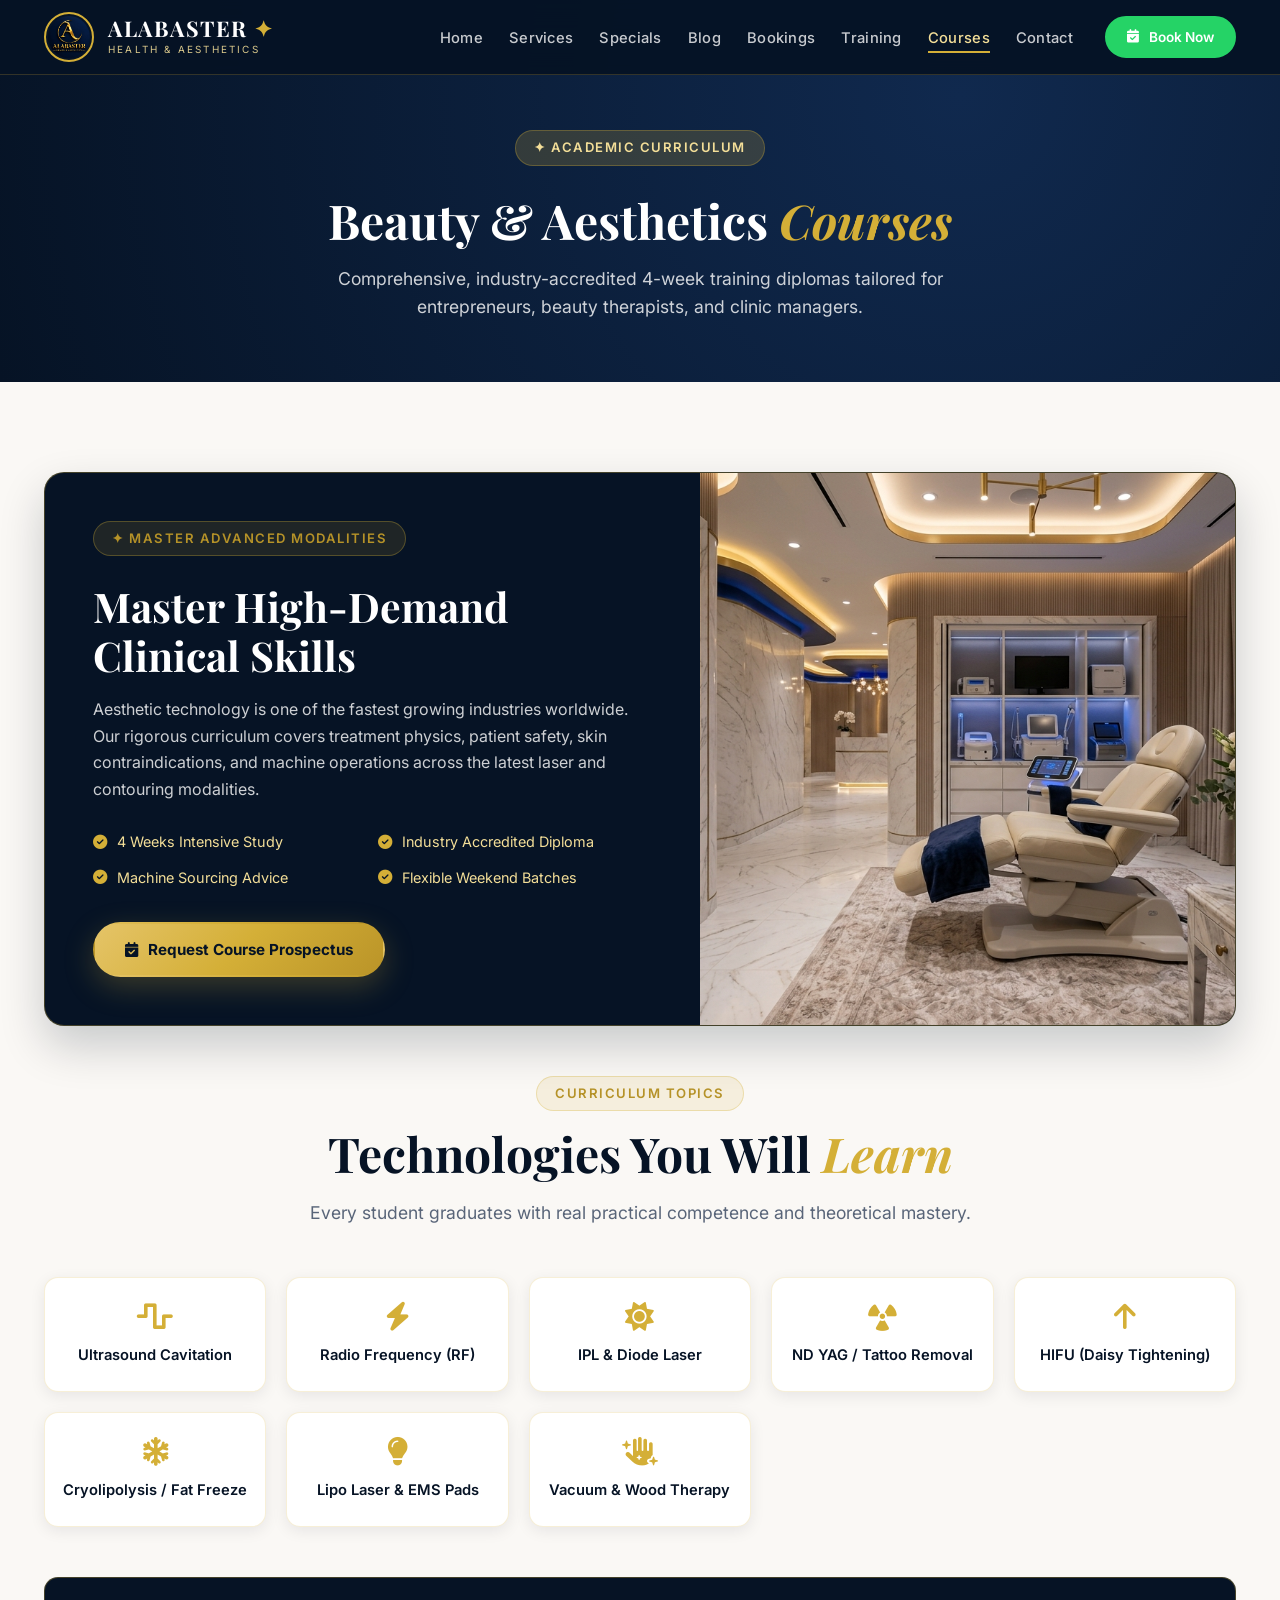
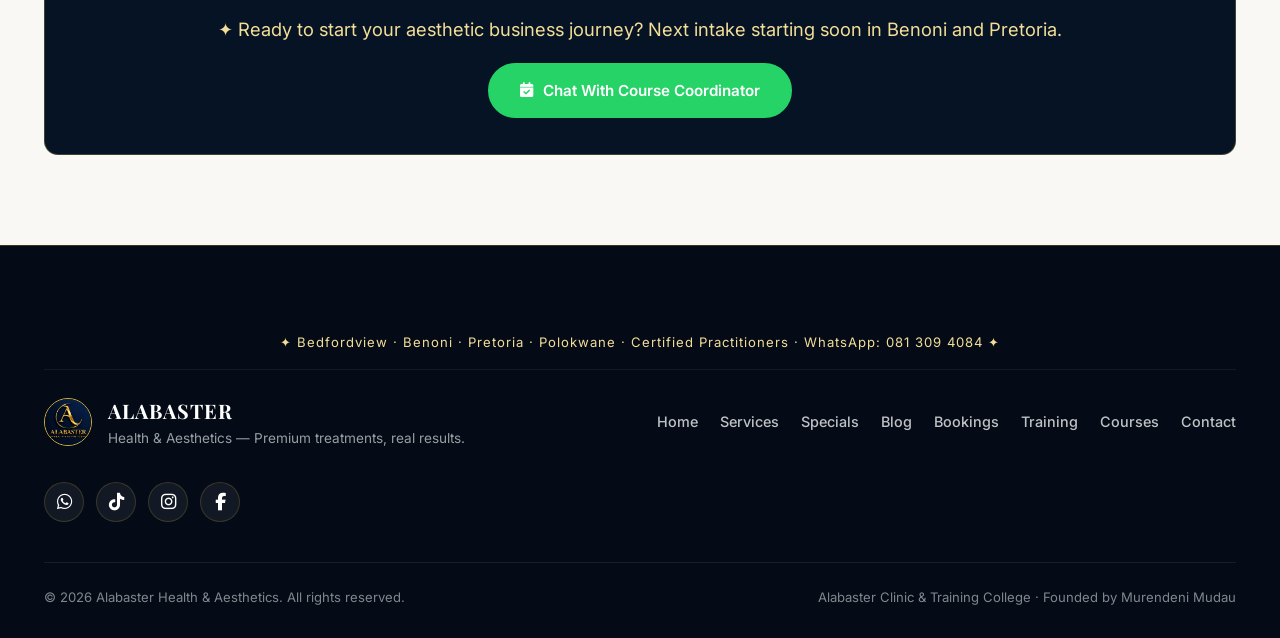
<file: Alabaster project/courses.html>
<!DOCTYPE html>
<html lang="en">

<head>
    <meta charset="UTF-8" />
    <meta name="viewport" content="width=device-width, initial-scale=1.0" />
    <title>Courses Catalog · Alabaster Training College</title>
    <meta name="description"
        content="Study advanced aesthetic laser treatments, HIFU, fat freezing, cavitation, and radio frequency with our 4-week professional courses." />
    <link rel="preconnect" href="https://fonts.googleapis.com" />
    <link rel="preconnect" href="https://fonts.gstatic.com" crossorigin />
    <link
        href="https://fonts.googleapis.com/css2?family=Inter:opsz,wght@14..32,300;14..32,400;14..32,500;14..32,600;14..32,700&family=Playfair+Display:ital,wght@0,400;0,600;0,700;1,400&display=swap"
        rel="stylesheet" />
    <link rel="stylesheet" href="https://cdnjs.cloudflare.com/ajax/libs/font-awesome/6.5.0/css/all.min.css" />
    <link rel="stylesheet" href="css/style.css" />
</head>

<body>

    <!-- ============================================================
    HEADER
    ============================================================ -->
    <header class="header" id="header">
        <div class="container header__inner">
            <a href="index.html" class="logo">
                <img src="image/logo.jpeg" alt="Alabaster Health & Aesthetics" class="logo__image" />
                <div class="logo__text-group">
                    <span class="logo__text">ALABASTER <span>✦</span></span>
                    <span class="logo__sub">Health &amp; Aesthetics</span>
                </div>
            </a>
            <button class="nav-toggle" id="navToggle" aria-label="Toggle navigation">
                <span class="nav-toggle__bar"></span>
                <span class="nav-toggle__bar"></span>
                <span class="nav-toggle__bar"></span>
            </button>
            <nav class="nav" id="nav">
                <ul class="nav__list">
                    <li><a href="index.html" class="nav__link">Home</a></li>
                    <li><a href="services.html" class="nav__link">Services</a></li>
                    <li><a href="specials.html" class="nav__link">Specials</a></li>
                    <li><a href="Blog.html" class="nav__link">Blog</a></li>
                    <li><a href="Bookings.html" class="nav__link">Bookings</a></li>
                    <li><a href="training.html" class="nav__link">Training</a></li>
                    <li><a href="courses.html" class="nav__link active">Courses</a></li>
                    <li><a href="contact.html" class="nav__link">Contact</a></li>
                </ul>
                <a href="Bookings.html" class="btn btn--whatsapp btn--sm nav__cta">
                    <i class="fas fa-calendar-check"></i> Book Now
                </a>
            </nav>
        </div>
    </header>

    <!-- ============================================================
    PAGE BANNER
    ============================================================ -->
    <section
        style="background: radial-gradient(circle at 75% 25%, #10294e 0%, var(--navy) 100%); padding: 130px 0 60px; color: var(--white); text-align: center;">
        <div class="container">
            <span class="section-heading__tag" style="background: rgba(212,175,55,0.2); color: var(--gold-light);">✦
                Academic Curriculum</span>
            <h1 class="section-heading__title" style="color: var(--white); margin-top: 12px;">Beauty &amp; Aesthetics
                <span>Courses</span></h1>
            <p class="section-heading__text" style="color: rgba(255,255,255,0.8); max-width: 680px; margin: 0 auto;">
                Comprehensive, industry-accredited 4-week training diplomas tailored for entrepreneurs, beauty
                therapists, and clinic managers.
            </p>
        </div>
    </section>

    <!-- ============================================================
    COURSES SHOWCASE BANNER
    ============================================================ -->
    <section class="page-section">
        <div class="container">
            <div class="showcase-banner" style="margin-bottom: 50px;">
                <div class="showcase-banner__inner">
                    <div class="showcase-banner__content">
                        <span class="section-heading__tag">✦ Master Advanced Modalities</span>
                        <h2 class="showcase-banner__title">Master High-Demand <span>Clinical Skills</span></h2>
                        <p class="showcase-banner__text">
                            Aesthetic technology is one of the fastest growing industries worldwide. Our rigorous
                            curriculum covers treatment physics, patient safety, skin contraindications, and machine
                            operations across the latest laser and contouring modalities.
                        </p>
                        <div class="showcase-banner__features">
                            <div class="showcase-banner__feature"><i class="fas fa-check-circle"></i> 4 Weeks Intensive
                                Study</div>
                            <div class="showcase-banner__feature"><i class="fas fa-check-circle"></i> Industry
                                Accredited Diploma</div>
                            <div class="showcase-banner__feature"><i class="fas fa-check-circle"></i> Machine Sourcing
                                Advice</div>
                            <div class="showcase-banner__feature"><i class="fas fa-check-circle"></i> Flexible Weekend
                                Batches</div>
                        </div>
                        <a href="Bookings.html?service=courses" class="btn btn--gold">
                            <i class="fas fa-calendar-check"></i> Request Course Prospectus
                        </a>
                    </div>
                    <div class="showcase-banner__media">
                        <img src="image/clinic-suite.jpg" alt="Alabaster Aesthetics Equipment Suite" loading="lazy" />
                    </div>
                </div>
            </div>

            <!-- Course Modules Grid -->
            <div class="section-heading">
                <span class="section-heading__tag">Curriculum Topics</span>
                <h2 class="section-heading__title">Technologies You Will <span>Learn</span></h2>
                <p class="section-heading__text">Every student graduates with real practical competence and theoretical
                    mastery.</p>
            </div>

            <div class="courses__grid">
                <div class="course-card">
                    <i class="fas fa-wave-square"></i>
                    <span>Ultrasound Cavitation</span>
                </div>
                <div class="course-card">
                    <i class="fas fa-bolt"></i>
                    <span>Radio Frequency (RF)</span>
                </div>
                <div class="course-card">
                    <i class="fas fa-sun"></i>
                    <span>IPL &amp; Diode Laser</span>
                </div>
                <div class="course-card">
                    <i class="fas fa-radiation"></i>
                    <span>ND YAG / Tattoo Removal</span>
                </div>
                <div class="course-card">
                    <i class="fas fa-arrow-up"></i>
                    <span>HIFU (Daisy Tightening)</span>
                </div>
                <div class="course-card">
                    <i class="fas fa-snowflake"></i>
                    <span>Cryolipolysis / Fat Freeze</span>
                </div>
                <div class="course-card">
                    <i class="fas fa-lightbulb"></i>
                    <span>Lipo Laser &amp; EMS Pads</span>
                </div>
                <div class="course-card">
                    <i class="fas fa-hand-sparkles"></i>
                    <span>Vacuum &amp; Wood Therapy</span>
                </div>
            </div>

            <!-- Course Callout -->
            <div class="specials__cta">
                <p>✦ Ready to start your aesthetic business journey? Next intake starting soon in Benoni and Pretoria.
                </p>
                <a href="Bookings.html?service=courses" class="btn btn--whatsapp">
                    <i class="fas fa-calendar-check"></i> Chat With Course Coordinator
                </a>
            </div>
        </div>
    </section>

    <!-- ============================================================
    FOOTER
    ============================================================ -->
    <footer class="footer">
        <div class="container">
            <div class="footer__locations-bar">
                ✦ Bedfordview · Benoni · Pretoria · Polokwane · Certified Practitioners · WhatsApp: 081 309 4084 ✦
            </div>
            <div class="footer__inner">
                <div class="footer__brand">
                    <img src="image/logo.jpeg" alt="Alabaster Health & Aesthetics" class="footer__logo-image" />
                    <div>
                        <div class="footer__brand-text">ALABASTER</div>
                        <p>Health &amp; Aesthetics — Premium treatments, real results.</p>
                    </div>
                </div>
                <div class="footer__links">
                    <a href="index.html">Home</a>
                    <a href="services.html">Services</a>
                    <a href="specials.html">Specials</a>
                    <a href="Blog.html">Blog</a>
                    <a href="Bookings.html">Bookings</a>
                    <a href="training.html">Training</a>
                    <a href="courses.html">Courses</a>
                    <a href="contact.html">Contact</a>
                </div>
                <div class="footer__social">
                    <a href="https://wa.me/27813094084" target="_blank" aria-label="WhatsApp"><i
                            class="fab fa-whatsapp"></i></a>
                    <a href="https://www.tiktok.com/@alabaster_health_aesthetics" target="_blank" aria-label="TikTok"><i
                            class="fab fa-tiktok"></i></a>
                    <a href="https://www.instagram.com/alabaster_health_aesthetics" target="_blank"
                        aria-label="Instagram"><i class="fab fa-instagram"></i></a>
                    <a href="https://www.facebook.com" target="_blank" aria-label="Facebook"><i
                            class="fab fa-facebook-f"></i></a>
                </div>
            </div>
            <div class="footer__bottom">
                <p>&copy; 2026 Alabaster Health &amp; Aesthetics. All rights reserved.</p>
                <p class="footer__ai">Alabaster Clinic &amp; Training College · Founded by Murendeni Mudau</p>
            </div>
        </div>
    </footer>

    <script src="js/script.js"></script>
</body>

</html>
</file>
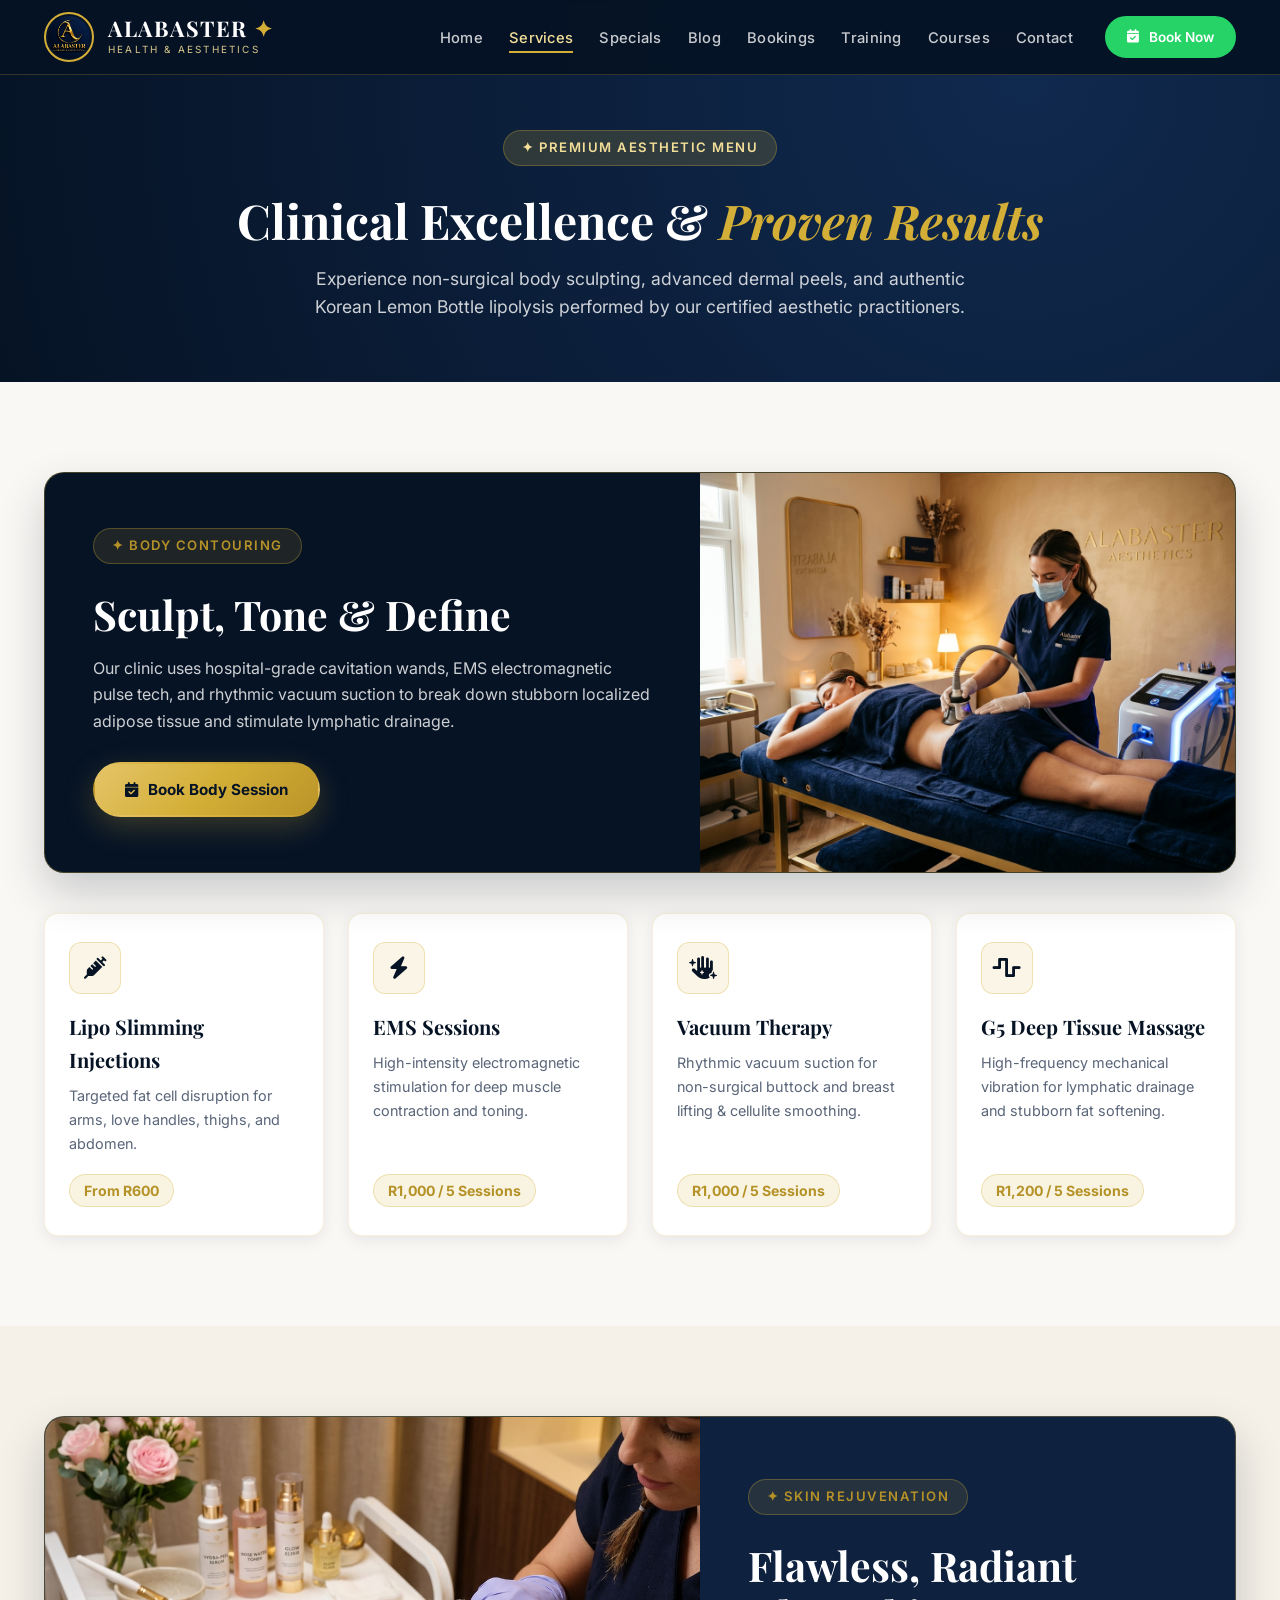
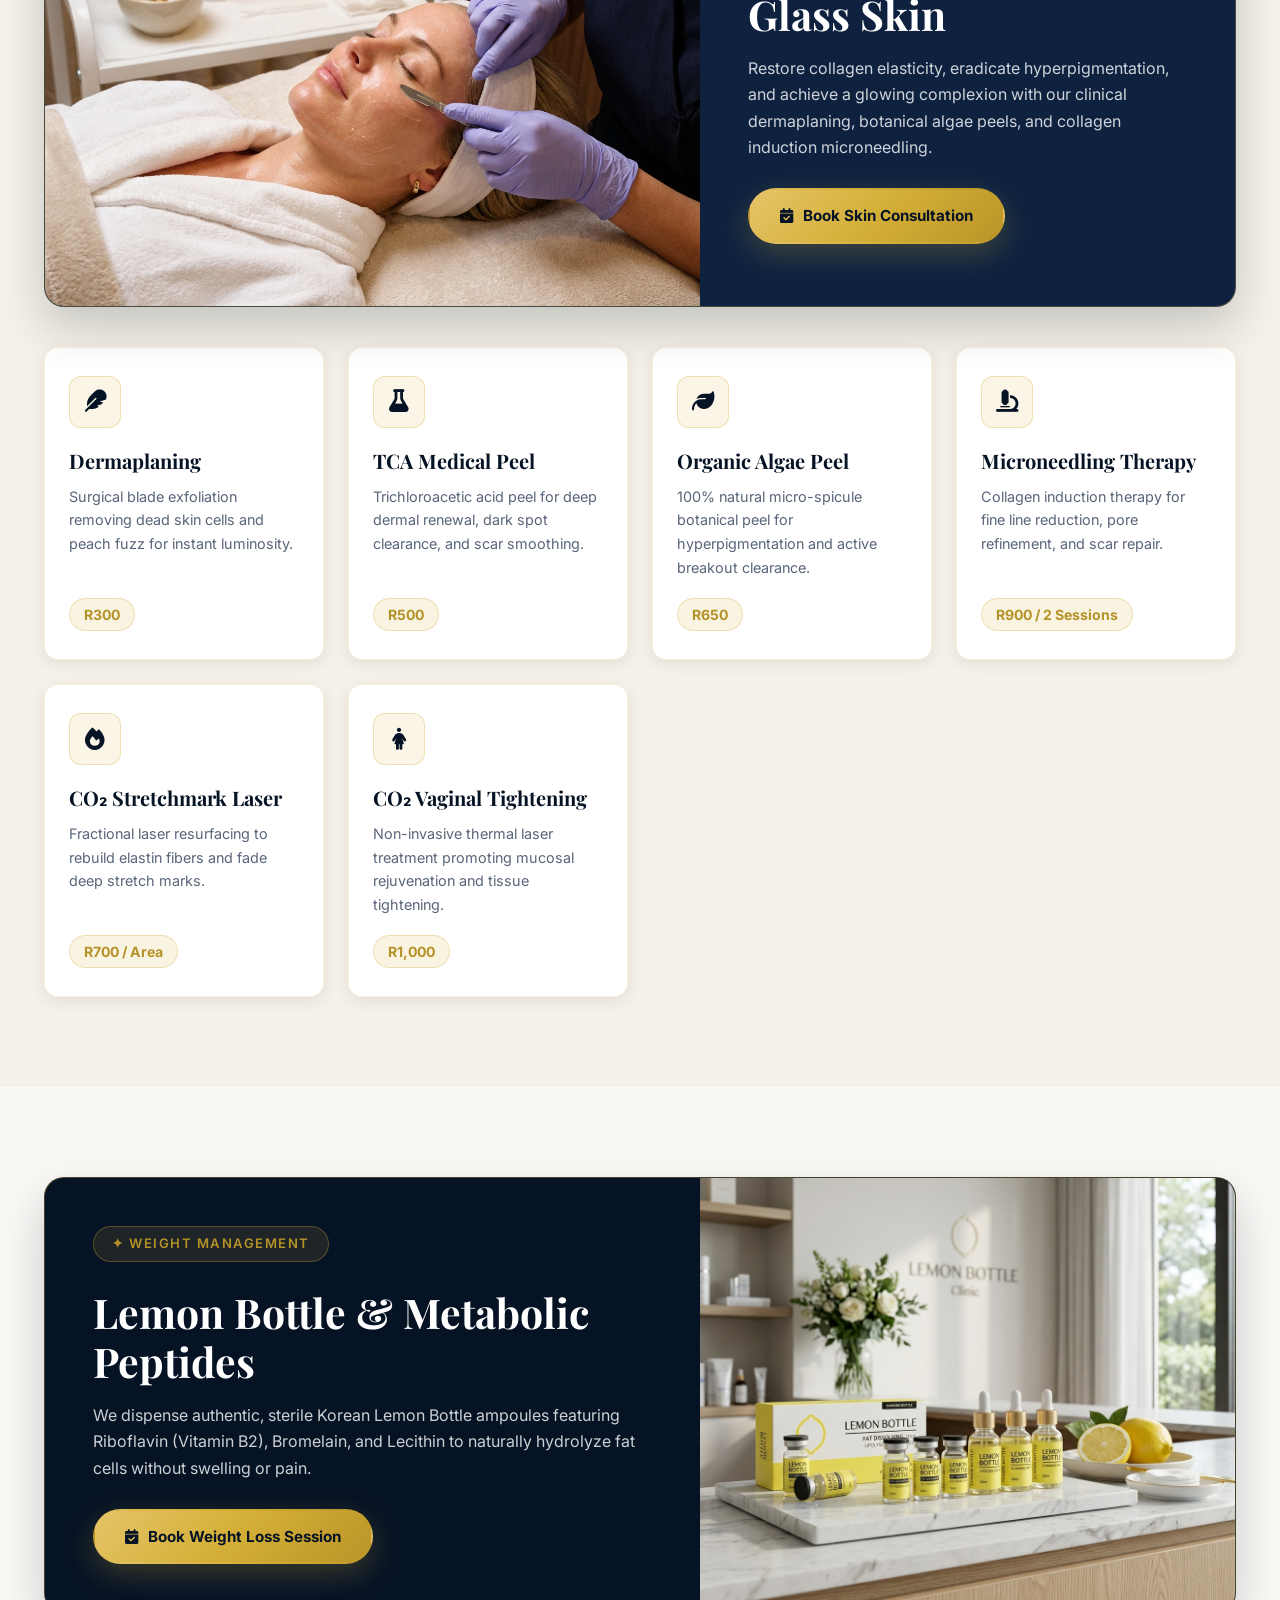
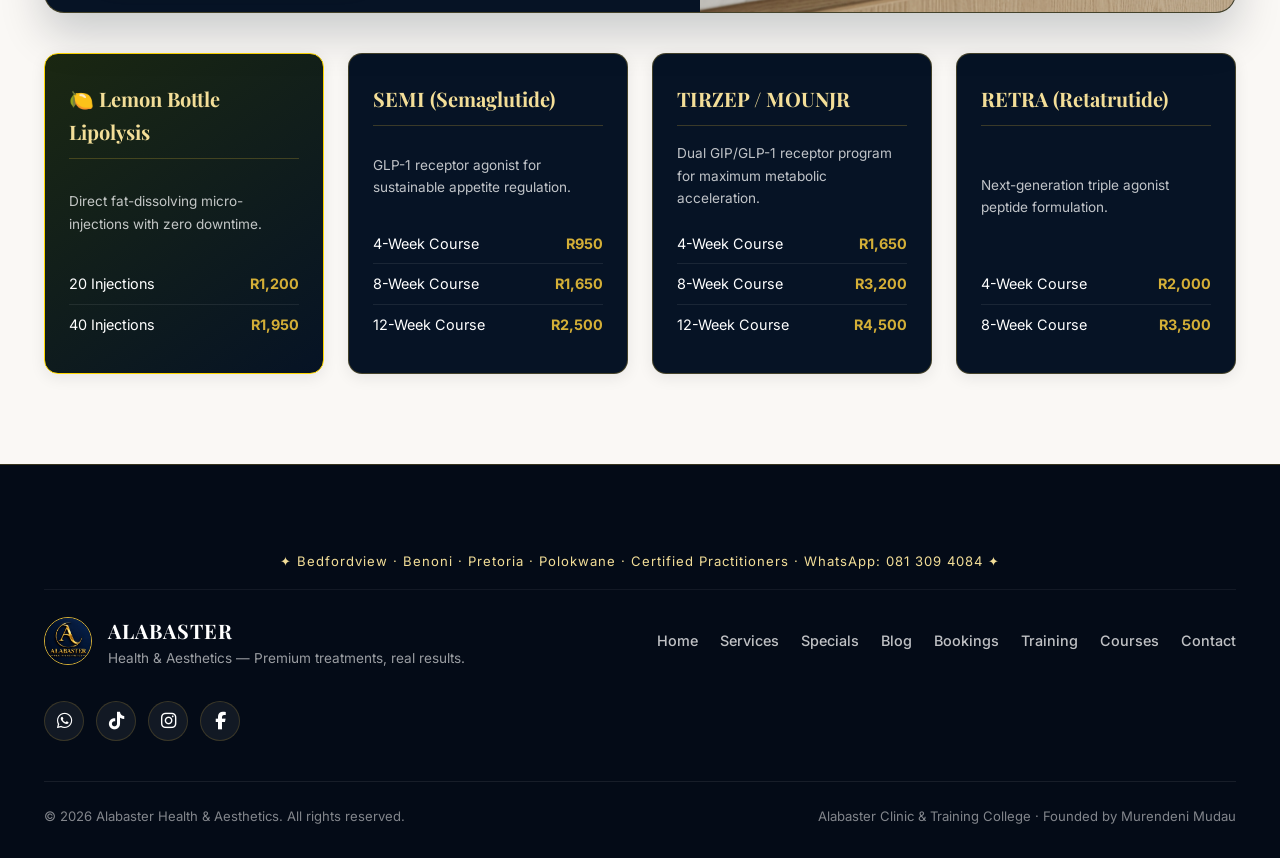
<file: Alabaster project/services.html>
<!DOCTYPE html>
<html lang="en">

<head>
    <meta charset="UTF-8" />
    <meta name="viewport" content="width=device-width, initial-scale=1.0" />
    <title>Services &amp; Treatments · Alabaster Health &amp; Aesthetics</title>
    <meta name="description"
        content="Explore advanced body contouring, facial peels, microneedling, and Lemon Bottle weight loss injections at Alabaster Health & Aesthetics." />
    <link rel="preconnect" href="https://fonts.googleapis.com" />
    <link rel="preconnect" href="https://fonts.gstatic.com" crossorigin />
    <link
        href="https://fonts.googleapis.com/css2?family=Inter:opsz,wght@14..32,300;14..32,400;14..32,500;14..32,600;14..32,700&family=Playfair+Display:ital,wght@0,400;0,600;0,700;1,400&display=swap"
        rel="stylesheet" />
    <link rel="stylesheet" href="https://cdnjs.cloudflare.com/ajax/libs/font-awesome/6.5.0/css/all.min.css" />
    <link rel="stylesheet" href="css/style.css" />
</head>

<body>

    <!-- ============================================================
    HEADER
    ============================================================ -->
    <header class="header" id="header">
        <div class="container header__inner">
            <a href="index.html" class="logo">
                <img src="image/logo.jpeg" alt="Alabaster Health & Aesthetics" class="logo__image" />
                <div class="logo__text-group">
                    <span class="logo__text">ALABASTER <span>✦</span></span>
                    <span class="logo__sub">Health &amp; Aesthetics</span>
                </div>
            </a>
            <button class="nav-toggle" id="navToggle" aria-label="Toggle navigation">
                <span class="nav-toggle__bar"></span>
                <span class="nav-toggle__bar"></span>
                <span class="nav-toggle__bar"></span>
            </button>
            <nav class="nav" id="nav">
                <ul class="nav__list">
                    <li><a href="index.html" class="nav__link">Home</a></li>
                    <li><a href="services.html" class="nav__link active">Services</a></li>
                    <li><a href="specials.html" class="nav__link">Specials</a></li>
                    <li><a href="Blog.html" class="nav__link">Blog</a></li>
                    <li><a href="Bookings.html" class="nav__link">Bookings</a></li>
                    <li><a href="training.html" class="nav__link">Training</a></li>
                    <li><a href="courses.html" class="nav__link">Courses</a></li>
                    <li><a href="contact.html" class="nav__link">Contact</a></li>
                </ul>
                <a href="Bookings.html" class="btn btn--whatsapp btn--sm nav__cta">
                    <i class="fas fa-calendar-check"></i> Book Now
                </a>
            </nav>
        </div>
    </header>

    <!-- ============================================================
    PAGE HERO BANNER
    ============================================================ -->
    <section
        style="background: radial-gradient(circle at 80% 20%, #10294e 0%, var(--navy) 100%); padding: 130px 0 60px; color: var(--white); text-align: center;">
        <div class="container">
            <span class="section-heading__tag" style="background: rgba(212,175,55,0.18); color: var(--gold-light);">✦
                Premium Aesthetic Menu</span>
            <h1 class="section-heading__title" style="color: var(--white); margin-top: 12px;">Clinical Excellence &amp;
                <span>Proven Results</span></h1>
            <p class="section-heading__text" style="color: rgba(255,255,255,0.8); max-width: 680px; margin: 0 auto;">
                Experience non-surgical body sculpting, advanced dermal peels, and authentic Korean Lemon Bottle
                lipolysis performed by our certified aesthetic practitioners.
            </p>
        </div>
    </section>

    <!-- ============================================================
    1. BODY & SLIMMING
    ============================================================ -->
    <section class="page-section" id="body-slimming">
        <div class="container">
            <div class="showcase-banner" style="margin-bottom: 40px;">
                <div class="showcase-banner__inner">
                    <div class="showcase-banner__content">
                        <span class="section-heading__tag">✦ Body Contouring</span>
                        <h2 class="showcase-banner__title">Sculpt, Tone &amp; <span>Define</span></h2>
                        <p class="showcase-banner__text">
                            Our clinic uses hospital-grade cavitation wands, EMS electromagnetic pulse tech, and
                            rhythmic vacuum suction to break down stubborn localized adipose tissue and stimulate
                            lymphatic drainage.
                        </p>
                        <a href="Bookings.html?service=body-slimming" class="btn btn--gold">
                            <i class="fas fa-calendar-check"></i> Book Body Session
                        </a>
                    </div>
                    <div class="showcase-banner__media">
                        <img src="image/slimming-therapy.jpg" alt="Alabaster Body Slimming Therapy" loading="lazy" />
                    </div>
                </div>
            </div>

            <div class="services__grid">
                <div class="service-card">
                    <div>
                        <div class="service-card__icon"><i class="fas fa-syringe"></i></div>
                        <h4>Lipo Slimming Injections</h4>
                        <p>Targeted fat cell disruption for arms, love handles, thighs, and abdomen.</p>
                    </div>
                    <span class="service-card__price">From R600</span>
                </div>
                <div class="service-card">
                    <div>
                        <div class="service-card__icon"><i class="fas fa-bolt"></i></div>
                        <h4>EMS Sessions</h4>
                        <p>High-intensity electromagnetic stimulation for deep muscle contraction and toning.</p>
                    </div>
                    <span class="service-card__price">R1,000 / 5 Sessions</span>
                </div>
                <div class="service-card">
                    <div>
                        <div class="service-card__icon"><i class="fas fa-hand-sparkles"></i></div>
                        <h4>Vacuum Therapy</h4>
                        <p>Rhythmic vacuum suction for non-surgical buttock and breast lifting &amp; cellulite
                            smoothing.</p>
                    </div>
                    <span class="service-card__price">R1,000 / 5 Sessions</span>
                </div>
                <div class="service-card">
                    <div>
                        <div class="service-card__icon"><i class="fas fa-wave-square"></i></div>
                        <h4>G5 Deep Tissue Massage</h4>
                        <p>High-frequency mechanical vibration for lymphatic drainage and stubborn fat softening.</p>
                    </div>
                    <span class="service-card__price">R1,200 / 5 Sessions</span>
                </div>
            </div>
        </div>
    </section>

    <!-- ============================================================
    2. SKIN & AESTHETICS
    ============================================================ -->
    <section class="page-section" id="skin-aesthetics" style="background: var(--off-white);">
        <div class="container">
            <div class="showcase-banner" style="margin-bottom: 40px; background: var(--navy-card);">
                <div class="showcase-banner__inner">
                    <div class="showcase-banner__media">
                        <img src="image/skin-aesthetics.jpg" alt="Alabaster Facial Skin Peels" loading="lazy" />
                    </div>
                    <div class="showcase-banner__content">
                        <span class="section-heading__tag">✦ Skin Rejuvenation</span>
                        <h2 class="showcase-banner__title">Flawless, Radiant <span>Glass Skin</span></h2>
                        <p class="showcase-banner__text">
                            Restore collagen elasticity, eradicate hyperpigmentation, and achieve a glowing complexion
                            with our clinical dermaplaning, botanical algae peels, and collagen induction microneedling.
                        </p>
                        <a href="Bookings.html?service=skin-aesthetics" class="btn btn--gold">
                            <i class="fas fa-calendar-check"></i> Book Skin Consultation
                        </a>
                    </div>
                </div>
            </div>

            <div class="services__grid">
                <div class="service-card">
                    <div>
                        <div class="service-card__icon"><i class="fas fa-feather"></i></div>
                        <h4>Dermaplaning</h4>
                        <p>Surgical blade exfoliation removing dead skin cells and peach fuzz for instant luminosity.
                        </p>
                    </div>
                    <span class="service-card__price">R300</span>
                </div>
                <div class="service-card">
                    <div>
                        <div class="service-card__icon"><i class="fas fa-flask"></i></div>
                        <h4>TCA Medical Peel</h4>
                        <p>Trichloroacetic acid peel for deep dermal renewal, dark spot clearance, and scar smoothing.
                        </p>
                    </div>
                    <span class="service-card__price">R500</span>
                </div>
                <div class="service-card">
                    <div>
                        <div class="service-card__icon"><i class="fas fa-leaf"></i></div>
                        <h4>Organic Algae Peel</h4>
                        <p>100% natural micro-spicule botanical peel for hyperpigmentation and active breakout
                            clearance.</p>
                    </div>
                    <span class="service-card__price">R650</span>
                </div>
                <div class="service-card">
                    <div>
                        <div class="service-card__icon"><i class="fas fa-microscope"></i></div>
                        <h4>Microneedling Therapy</h4>
                        <p>Collagen induction therapy for fine line reduction, pore refinement, and scar repair.</p>
                    </div>
                    <span class="service-card__price">R900 / 2 Sessions</span>
                </div>
                <div class="service-card">
                    <div>
                        <div class="service-card__icon"><i class="fas fa-fire"></i></div>
                        <h4>CO₂ Stretchmark Laser</h4>
                        <p>Fractional laser resurfacing to rebuild elastin fibers and fade deep stretch marks.</p>
                    </div>
                    <span class="service-card__price">R700 / Area</span>
                </div>
                <div class="service-card">
                    <div>
                        <div class="service-card__icon"><i class="fas fa-female"></i></div>
                        <h4>CO₂ Vaginal Tightening</h4>
                        <p>Non-invasive thermal laser treatment promoting mucosal rejuvenation and tissue tightening.
                        </p>
                    </div>
                    <span class="service-card__price">R1,000</span>
                </div>
            </div>
        </div>
    </section>

    <!-- ============================================================
    3. WEIGHTLOSS INJECTIONS & LEMON BOTTLE
    ============================================================ -->
    <section class="page-section" id="weightloss">
        <div class="container">
            <div class="showcase-banner" style="margin-bottom: 40px;">
                <div class="showcase-banner__inner">
                    <div class="showcase-banner__content">
                        <span class="section-heading__tag">✦ Weight Management</span>
                        <h2 class="showcase-banner__title">Lemon Bottle &amp; <span>Metabolic Peptides</span></h2>
                        <p class="showcase-banner__text">
                            We dispense authentic, sterile Korean Lemon Bottle ampoules featuring Riboflavin (Vitamin
                            B2), Bromelain, and Lecithin to naturally hydrolyze fat cells without swelling or pain.
                        </p>
                        <a href="Bookings.html?service=weightloss" class="btn btn--gold">
                            <i class="fas fa-calendar-check"></i> Book Weight Loss Session
                        </a>
                    </div>
                    <div class="showcase-banner__media">
                        <img src="image/lemon-bottle.jpg" alt="Authentic Lemon Bottle Ampoules" loading="lazy" />
                    </div>
                </div>
            </div>

            <div class="services__grid services__grid--injections">
                <div class="service-card service-card--injection service-card--lemon">
                    <h4>🍋 Lemon Bottle Lipolysis</h4>
                    <p style="color:rgba(255,255,255,0.75); font-size:0.85rem; margin-bottom:14px;">Direct
                        fat-dissolving micro-injections with zero downtime.</p>
                    <ul>
                        <li>20 Injections <span>R1,200</span></li>
                        <li>40 Injections <span>R1,950</span></li>
                    </ul>
                </div>
                <div class="service-card service-card--injection">
                    <h4>SEMI (Semaglutide)</h4>
                    <p style="color:rgba(255,255,255,0.75); font-size:0.85rem; margin-bottom:14px;">GLP-1 receptor
                        agonist for sustainable appetite regulation.</p>
                    <ul>
                        <li>4-Week Course <span>R950</span></li>
                        <li>8-Week Course <span>R1,650</span></li>
                        <li>12-Week Course <span>R2,500</span></li>
                    </ul>
                </div>
                <div class="service-card service-card--injection">
                    <h4>TIRZEP / MOUNJR</h4>
                    <p style="color:rgba(255,255,255,0.75); font-size:0.85rem; margin-bottom:14px;">Dual GIP/GLP-1
                        receptor program for maximum metabolic acceleration.</p>
                    <ul>
                        <li>4-Week Course <span>R1,650</span></li>
                        <li>8-Week Course <span>R3,200</span></li>
                        <li>12-Week Course <span>R4,500</span></li>
                    </ul>
                </div>
                <div class="service-card service-card--injection">
                    <h4>RETRA (Retatrutide)</h4>
                    <p style="color:rgba(255,255,255,0.75); font-size:0.85rem; margin-bottom:14px;">Next-generation
                        triple agonist peptide formulation.</p>
                    <ul>
                        <li>4-Week Course <span>R2,000</span></li>
                        <li>8-Week Course <span>R3,500</span></li>
                    </ul>
                </div>
            </div>
        </div>
    </section>

    <!-- ============================================================
    FOOTER
    ============================================================ -->
    <footer class="footer">
        <div class="container">
            <div class="footer__locations-bar">
                ✦ Bedfordview · Benoni · Pretoria · Polokwane · Certified Practitioners · WhatsApp: 081 309 4084 ✦
            </div>
            <div class="footer__inner">
                <div class="footer__brand">
                    <img src="image/logo.jpeg" alt="Alabaster Health & Aesthetics" class="footer__logo-image" />
                    <div>
                        <div class="footer__brand-text">ALABASTER</div>
                        <p>Health &amp; Aesthetics — Premium treatments, real results.</p>
                    </div>
                </div>
                <div class="footer__links">
                    <a href="index.html">Home</a>
                    <a href="services.html">Services</a>
                    <a href="specials.html">Specials</a>
                    <a href="Blog.html">Blog</a>
                    <a href="Bookings.html">Bookings</a>
                    <a href="training.html">Training</a>
                    <a href="courses.html">Courses</a>
                    <a href="contact.html">Contact</a>
                </div>
                <div class="footer__social">
                    <a href="https://wa.me/27813094084" target="_blank" aria-label="WhatsApp"><i
                            class="fab fa-whatsapp"></i></a>
                    <a href="https://www.tiktok.com/@alabaster_health_aesthetics" target="_blank" aria-label="TikTok"><i
                            class="fab fa-tiktok"></i></a>
                    <a href="https://www.instagram.com/alabaster_health_aesthetics" target="_blank"
                        aria-label="Instagram"><i class="fab fa-instagram"></i></a>
                    <a href="https://www.facebook.com" target="_blank" aria-label="Facebook"><i
                            class="fab fa-facebook-f"></i></a>
                </div>
            </div>
            <div class="footer__bottom">
                <p>&copy; 2026 Alabaster Health &amp; Aesthetics. All rights reserved.</p>
                <p class="footer__ai">Alabaster Clinic &amp; Training College · Founded by Murendeni Mudau</p>
            </div>
        </div>
    </footer>

    <script src="js/script.js"></script>
</body>

</html>
</file>
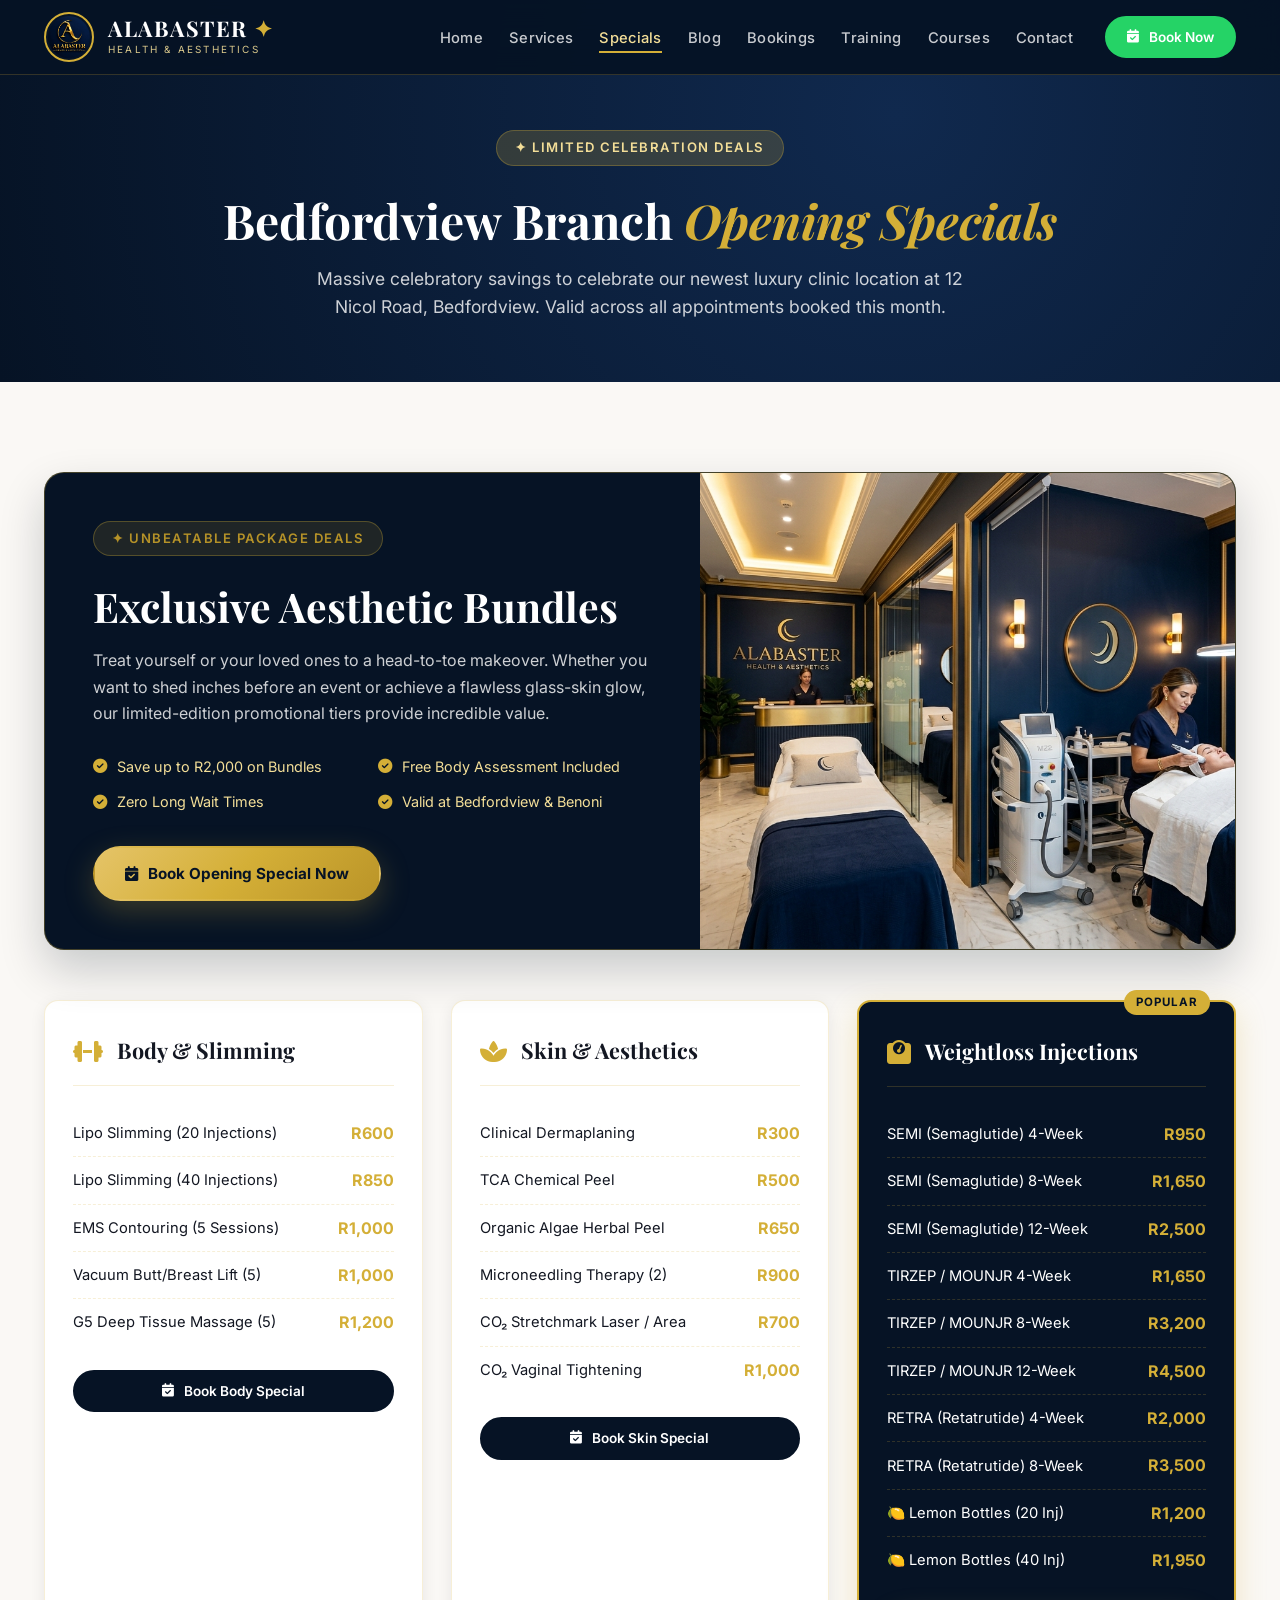
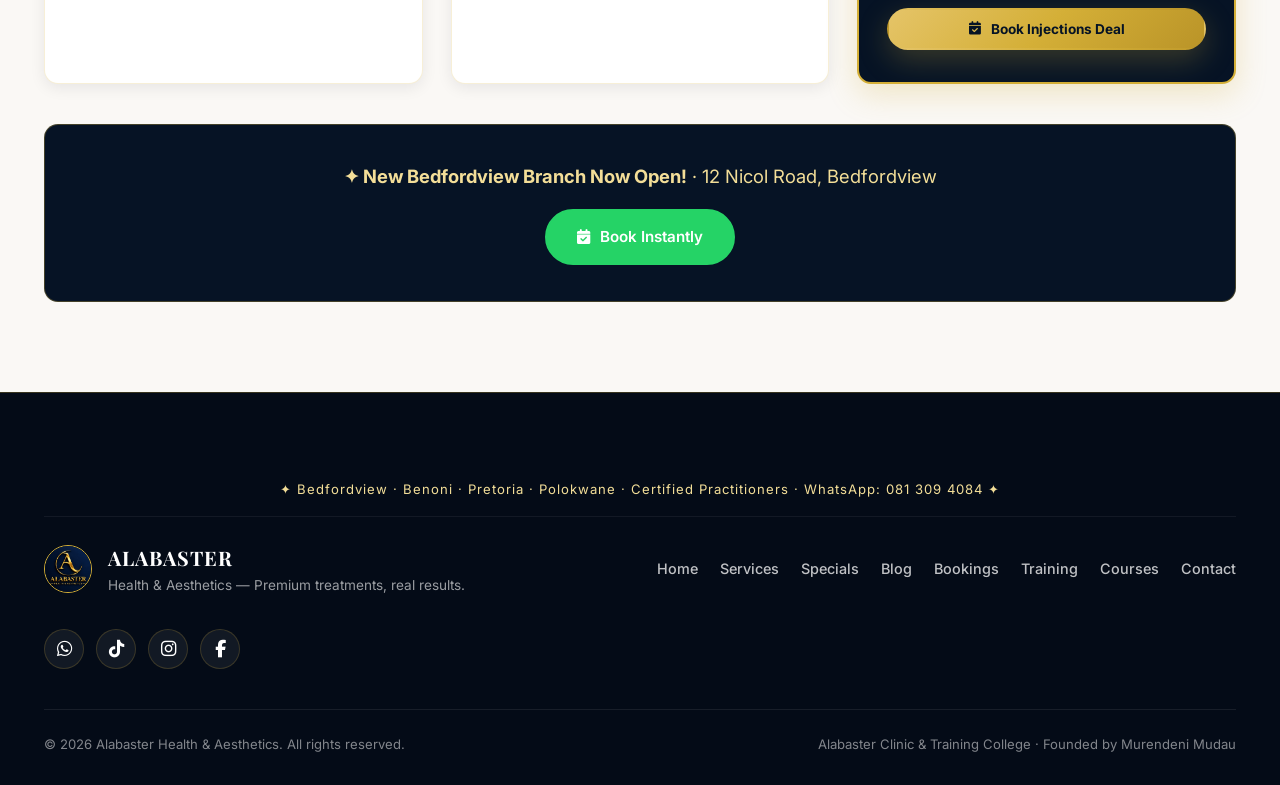
<file: Alabaster project/specials.html>
<!DOCTYPE html>
<html lang="en">

<head>
    <meta charset="UTF-8" />
    <meta name="viewport" content="width=device-width, initial-scale=1.0" />
    <title>Opening Specials · Alabaster Health &amp; Aesthetics</title>
    <meta name="description" content="Limited time opening specials celebrating our new Bedfordview branch. Save up to 50% on body slimming, skin peels, and Lemon Bottle lipolysis." />
    <link rel="preconnect" href="https://fonts.googleapis.com" />
    <link rel="preconnect" href="https://fonts.gstatic.com" crossorigin />
    <link href="https://fonts.googleapis.com/css2?family=Inter:opsz,wght@14..32,300;14..32,400;14..32,500;14..32,600;14..32,700&family=Playfair+Display:ital,wght@0,400;0,600;0,700;1,400&display=swap" rel="stylesheet" />
    <link rel="stylesheet" href="https://cdnjs.cloudflare.com/ajax/libs/font-awesome/6.5.0/css/all.min.css" />
    <link rel="stylesheet" href="css/style.css" />
</head>

<body>

    <!-- ============================================================
    HEADER
    ============================================================ -->
    <header class="header" id="header">
        <div class="container header__inner">
            <a href="index.html" class="logo">
                <img src="image/logo.jpeg" alt="Alabaster Health & Aesthetics" class="logo__image" />
                <div class="logo__text-group">
                    <span class="logo__text">ALABASTER <span>✦</span></span>
                    <span class="logo__sub">Health &amp; Aesthetics</span>
                </div>
            </a>
            <button class="nav-toggle" id="navToggle" aria-label="Toggle navigation">
                <span class="nav-toggle__bar"></span>
                <span class="nav-toggle__bar"></span>
                <span class="nav-toggle__bar"></span>
            </button>
            <nav class="nav" id="nav">
                <ul class="nav__list">
                    <li><a href="index.html" class="nav__link">Home</a></li>
                    <li><a href="services.html" class="nav__link">Services</a></li>
                    <li><a href="specials.html" class="nav__link active">Specials</a></li>
                    <li><a href="Blog.html" class="nav__link">Blog</a></li>
                    <li><a href="Bookings.html" class="nav__link">Bookings</a></li>
                    <li><a href="training.html" class="nav__link">Training</a></li>
                    <li><a href="courses.html" class="nav__link">Courses</a></li>
                    <li><a href="contact.html" class="nav__link">Contact</a></li>
                </ul>
                <a href="Bookings.html" class="btn btn--whatsapp btn--sm nav__cta">
                    <i class="fas fa-calendar-check"></i> Book Now
                </a>
            </nav>
        </div>
    </header>

    <!-- ============================================================
    PAGE BANNER
    ============================================================ -->
    <section style="background: radial-gradient(circle at 70% 30%, #10294e 0%, var(--navy) 100%); padding: 130px 0 60px; color: var(--white); text-align: center;">
        <div class="container">
            <span class="section-heading__tag" style="background: rgba(212,175,55,0.2); color: var(--gold-light);">✦ Limited Celebration Deals</span>
            <h1 class="section-heading__title" style="color: var(--white); margin-top: 12px;">Bedfordview Branch <span>Opening Specials</span></h1>
            <p class="section-heading__text" style="color: rgba(255,255,255,0.8); max-width: 650px; margin: 0 auto;">
                Massive celebratory savings to celebrate our newest luxury clinic location at 12 Nicol Road, Bedfordview. Valid across all appointments booked this month.
            </p>
        </div>
    </section>

    <!-- ============================================================
    SPECIALS SHOWCASE BANNER
    ============================================================ -->
    <section class="page-section">
        <div class="container">
            <div class="showcase-banner">
                <div class="showcase-banner__inner">
                    <div class="showcase-banner__content">
                        <span class="section-heading__tag">✦ Unbeatable Package Deals</span>
                        <h2 class="showcase-banner__title">Exclusive <span>Aesthetic Bundles</span></h2>
                        <p class="showcase-banner__text">
                            Treat yourself or your loved ones to a head-to-toe makeover. Whether you want to shed inches before an event or achieve a flawless glass-skin glow, our limited-edition promotional tiers provide incredible value.
                        </p>
                        <div class="showcase-banner__features">
                            <div class="showcase-banner__feature"><i class="fas fa-check-circle"></i> Save up to R2,000 on Bundles</div>
                            <div class="showcase-banner__feature"><i class="fas fa-check-circle"></i> Free Body Assessment Included</div>
                            <div class="showcase-banner__feature"><i class="fas fa-check-circle"></i> Zero Long Wait Times</div>
                            <div class="showcase-banner__feature"><i class="fas fa-check-circle"></i> Valid at Bedfordview &amp; Benoni</div>
                        </div>
                        <a href="Bookings.html?special=opening" class="btn btn--gold">
                            <i class="fas fa-calendar-check"></i> Book Opening Special Now
                        </a>
                    </div>
                    <div class="showcase-banner__media">
                        <img src="image/clinic-interior.jpg" alt="Alabaster Clinic Treatment Suite" loading="lazy" />
                    </div>
                </div>
            </div>

            <!-- Specials Cards -->
            <div class="specials__grid">
                <!-- Special 1: Body & Slimming -->
                <div class="special-card">
                    <div class="special-card__header">
                        <i class="fas fa-dumbbell"></i>
                        <h3>Body &amp; Slimming</h3>
                    </div>
                    <ul class="special-card__list">
                        <li><span>Lipo Slimming (20 Injections)</span> <strong>R600</strong></li>
                        <li><span>Lipo Slimming (40 Injections)</span> <strong>R850</strong></li>
                        <li><span>EMS Contouring (5 Sessions)</span> <strong>R1,000</strong></li>
                        <li><span>Vacuum Butt/Breast Lift (5)</span> <strong>R1,000</strong></li>
                        <li><span>G5 Deep Tissue Massage (5)</span> <strong>R1,200</strong></li>
                    </ul>
                    <div style="margin-top: 24px;">
                        <a href="Bookings.html?special=body-slimming" class="btn btn--primary btn--sm" style="width: 100%;">
                            <i class="fas fa-calendar-check"></i> Book Body Special
                        </a>
                    </div>
                </div>

                <!-- Special 2: Skin & Aesthetics -->
                <div class="special-card">
                    <div class="special-card__header">
                        <i class="fas fa-spa"></i>
                        <h3>Skin &amp; Aesthetics</h3>
                    </div>
                    <ul class="special-card__list">
                        <li><span>Clinical Dermaplaning</span> <strong>R300</strong></li>
                        <li><span>TCA Chemical Peel</span> <strong>R500</strong></li>
                        <li><span>Organic Algae Herbal Peel</span> <strong>R650</strong></li>
                        <li><span>Microneedling Therapy (2)</span> <strong>R900</strong></li>
                        <li><span>CO₂ Stretchmark Laser / Area</span> <strong>R700</strong></li>
                        <li><span>CO₂ Vaginal Tightening</span> <strong>R1,000</strong></li>
                    </ul>
                    <div style="margin-top: 24px;">
                        <a href="Bookings.html?special=skin-aesthetics" class="btn btn--primary btn--sm" style="width: 100%;">
                            <i class="fas fa-calendar-check"></i> Book Skin Special
                        </a>
                    </div>
                </div>

                <!-- Special 3: Weightloss Injections (Highlighted) -->
                <div class="special-card special-card--highlight">
                    <div class="special-card__header">
                        <i class="fas fa-weight-scale"></i>
                        <h3>Weightloss Injections</h3>
                    </div>
                    <ul class="special-card__list">
                        <li><span>SEMI (Semaglutide) 4-Week</span> <strong>R950</strong></li>
                        <li><span>SEMI (Semaglutide) 8-Week</span> <strong>R1,650</strong></li>
                        <li><span>SEMI (Semaglutide) 12-Week</span> <strong>R2,500</strong></li>
                        <li><span>TIRZEP / MOUNJR 4-Week</span> <strong>R1,650</strong></li>
                        <li><span>TIRZEP / MOUNJR 8-Week</span> <strong>R3,200</strong></li>
                        <li><span>TIRZEP / MOUNJR 12-Week</span> <strong>R4,500</strong></li>
                        <li><span>RETRA (Retatrutide) 4-Week</span> <strong>R2,000</strong></li>
                        <li><span>RETRA (Retatrutide) 8-Week</span> <strong>R3,500</strong></li>
                        <li><span>🍋 Lemon Bottles (20 Inj)</span> <strong>R1,200</strong></li>
                        <li><span>🍋 Lemon Bottles (40 Inj)</span> <strong>R1,950</strong></li>
                    </ul>
                    <div style="margin-top: 24px;">
                        <a href="Bookings.html?special=weightloss" class="btn btn--gold btn--sm" style="width: 100%;">
                            <i class="fas fa-calendar-check"></i> Book Injections Deal
                        </a>
                    </div>
                </div>
            </div>

            <!-- CTA Box -->
            <div class="specials__cta">
                <p><strong>✦ New Bedfordview Branch Now Open!</strong> · 12 Nicol Road, Bedfordview</p>
                <a href="Bookings.html?special=opening" class="btn btn--whatsapp">
                    <i class="fas fa-calendar-check"></i> Book Instantly
                </a>
            </div>
        </div>
    </section>

    <!-- ============================================================
    FOOTER
    ============================================================ -->
    <footer class="footer">
        <div class="container">
            <div class="footer__locations-bar">
                ✦ Bedfordview · Benoni · Pretoria · Polokwane · Certified Practitioners · WhatsApp: 081 309 4084 ✦
            </div>
            <div class="footer__inner">
                <div class="footer__brand">
                    <img src="image/logo.jpeg" alt="Alabaster Health & Aesthetics" class="footer__logo-image" />
                    <div>
                        <div class="footer__brand-text">ALABASTER</div>
                        <p>Health &amp; Aesthetics — Premium treatments, real results.</p>
                    </div>
                </div>
                <div class="footer__links">
                    <a href="index.html">Home</a>
                    <a href="services.html">Services</a>
                    <a href="specials.html">Specials</a>
                    <a href="Blog.html">Blog</a>
                    <a href="Bookings.html">Bookings</a>
                    <a href="training.html">Training</a>
                    <a href="courses.html">Courses</a>
                    <a href="contact.html">Contact</a>
                </div>
                <div class="footer__social">
                    <a href="https://wa.me/27813094084" target="_blank" aria-label="WhatsApp"><i class="fab fa-whatsapp"></i></a>
                    <a href="https://www.tiktok.com/@alabaster_health_aesthetics" target="_blank" aria-label="TikTok"><i class="fab fa-tiktok"></i></a>
                    <a href="https://www.instagram.com/alabaster_health_aesthetics" target="_blank" aria-label="Instagram"><i class="fab fa-instagram"></i></a>
                    <a href="https://www.facebook.com" target="_blank" aria-label="Facebook"><i class="fab fa-facebook-f"></i></a>
                </div>
            </div>
            <div class="footer__bottom">
                <p>&copy; 2026 Alabaster Health &amp; Aesthetics. All rights reserved.</p>
                <p class="footer__ai">Alabaster Clinic &amp; Training College · Founded by Murendeni Mudau</p>
            </div>
        </div>
    </footer>

    <script src="js/script.js"></script>
</body>

</html>
</file>
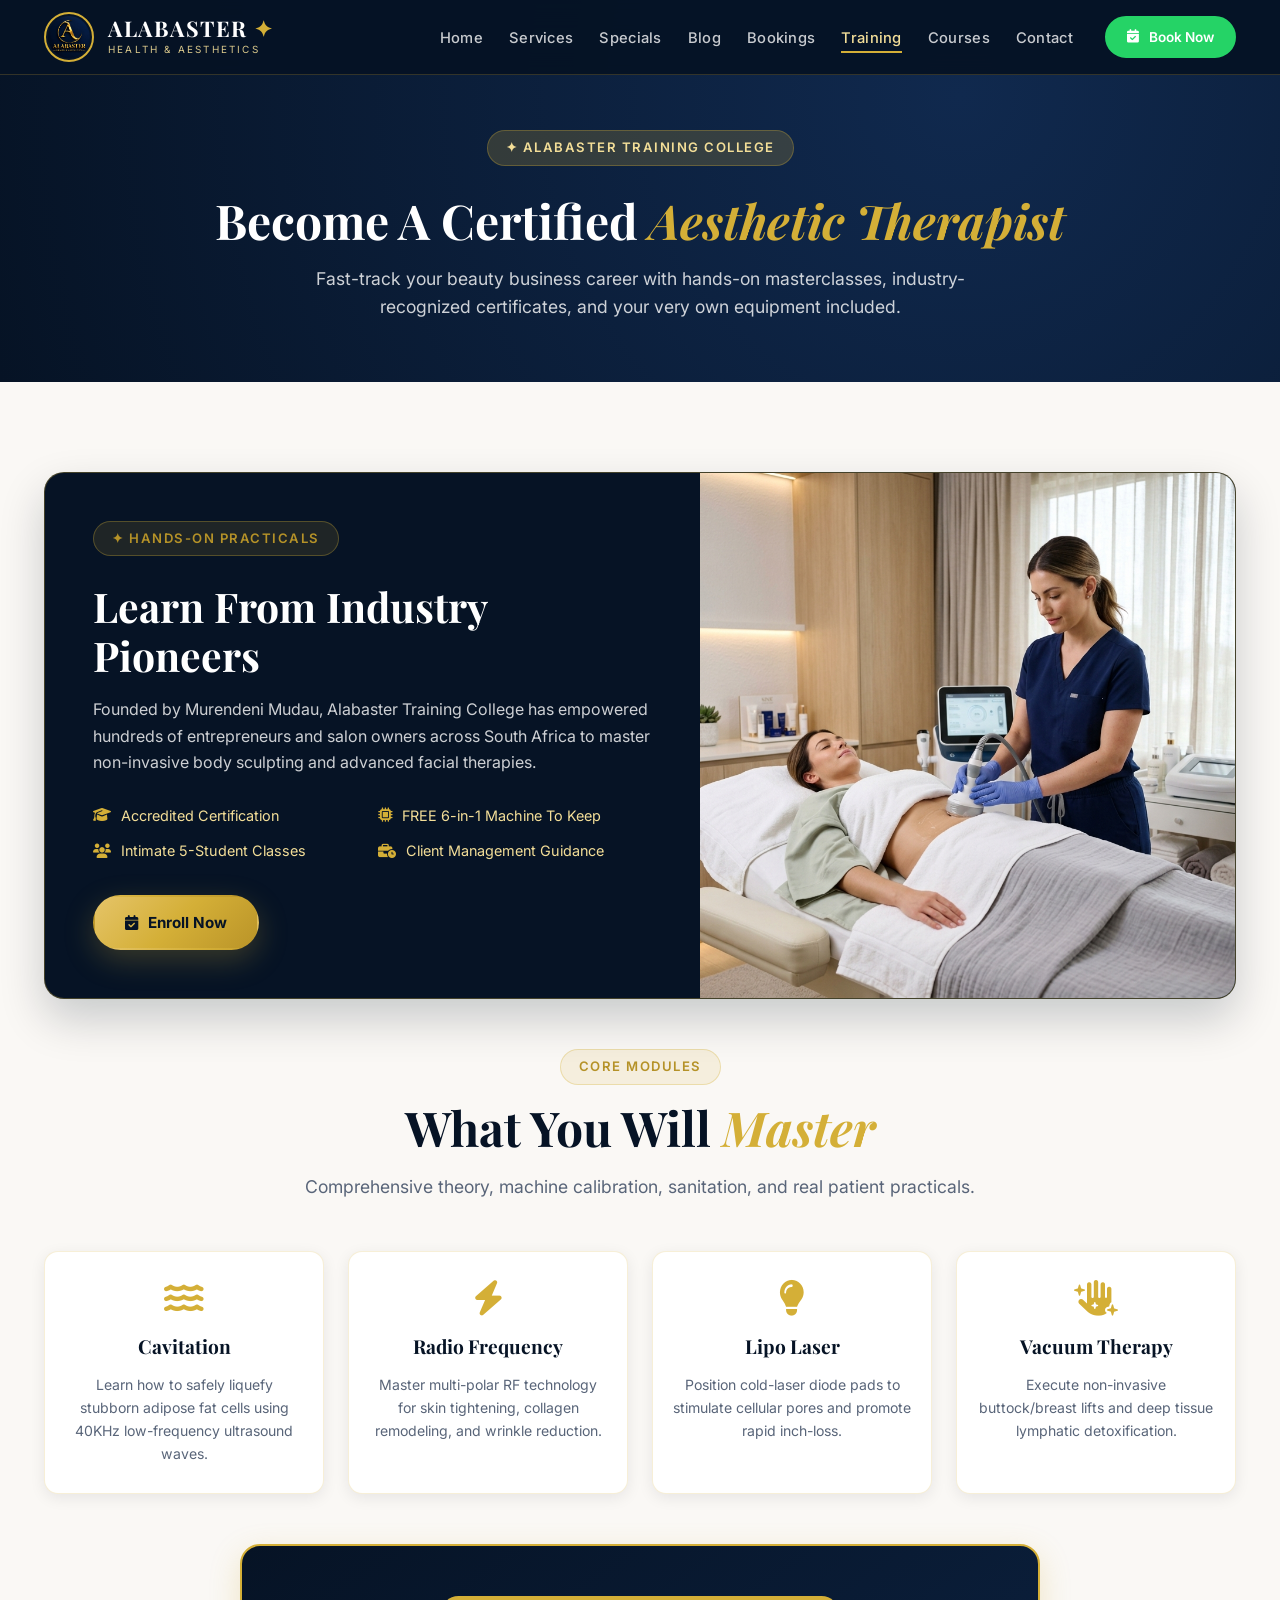
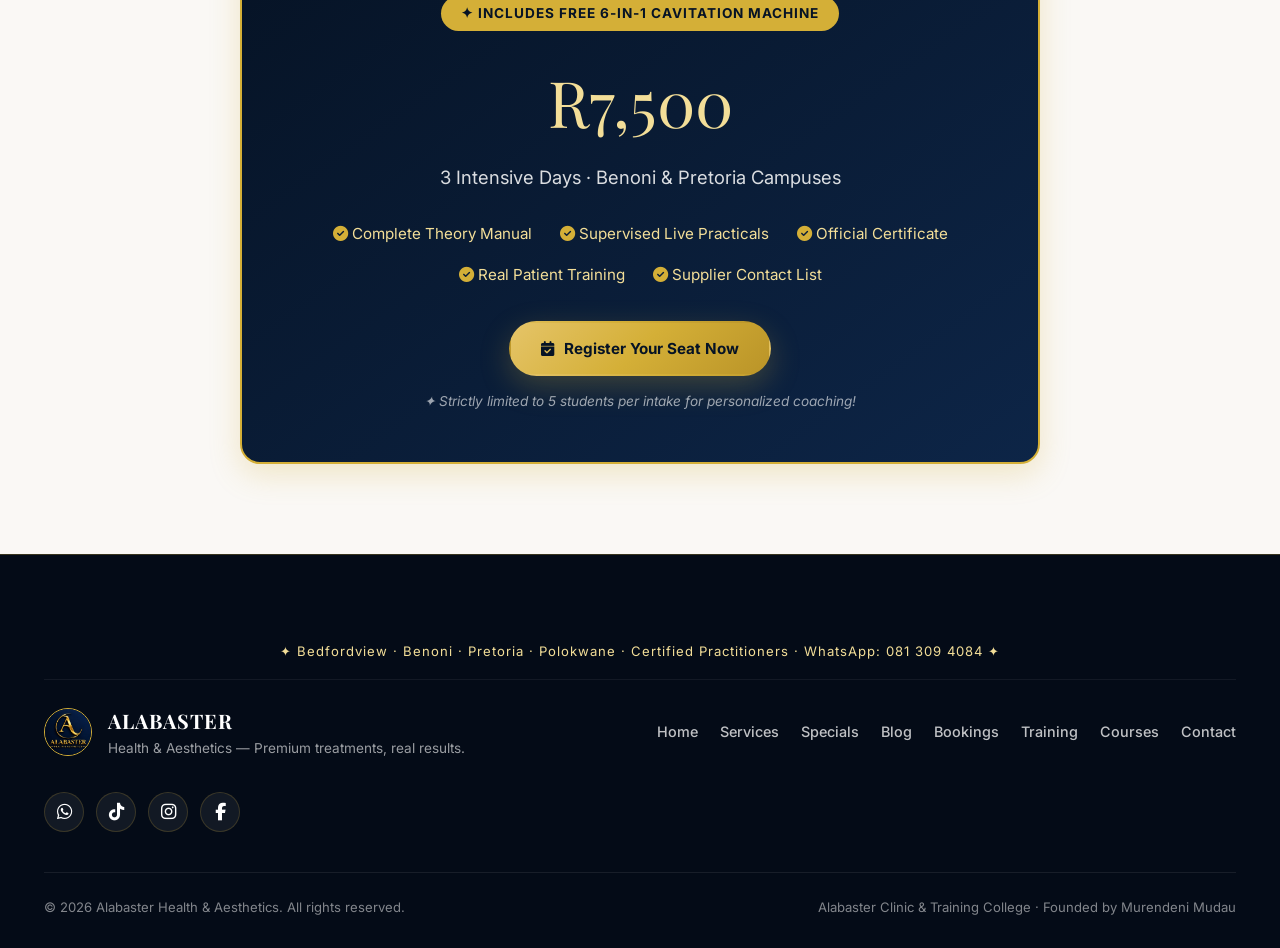
<file: Alabaster project/training.html>
<!DOCTYPE html>
<html lang="en">

<head>
    <meta charset="UTF-8" />
    <meta name="viewport" content="width=device-width, initial-scale=1.0" />
    <title>Professional Training · Alabaster Health &amp; Aesthetics College</title>
    <meta name="description"
        content="Accredited Body & Face Contouring training with FREE 6-in-1 machine, hands-on practicals, and certificates in Benoni and Pretoria." />
    <link rel="preconnect" href="https://fonts.googleapis.com" />
    <link rel="preconnect" href="https://fonts.gstatic.com" crossorigin />
    <link
        href="https://fonts.googleapis.com/css2?family=Inter:opsz,wght@14..32,300;14..32,400;14..32,500;14..32,600;14..32,700&family=Playfair+Display:ital,wght@0,400;0,600;0,700;1,400&display=swap"
        rel="stylesheet" />
    <link rel="stylesheet" href="https://cdnjs.cloudflare.com/ajax/libs/font-awesome/6.5.0/css/all.min.css" />
    <link rel="stylesheet" href="css/style.css" />
</head>

<body>

    <!-- ============================================================
    HEADER
    ============================================================ -->
    <header class="header" id="header">
        <div class="container header__inner">
            <a href="index.html" class="logo">
                <img src="image/logo.jpeg" alt="Alabaster Health & Aesthetics" class="logo__image" />
                <div class="logo__text-group">
                    <span class="logo__text">ALABASTER <span>✦</span></span>
                    <span class="logo__sub">Health &amp; Aesthetics</span>
                </div>
            </a>
            <button class="nav-toggle" id="navToggle" aria-label="Toggle navigation">
                <span class="nav-toggle__bar"></span>
                <span class="nav-toggle__bar"></span>
                <span class="nav-toggle__bar"></span>
            </button>
            <nav class="nav" id="nav">
                <ul class="nav__list">
                    <li><a href="index.html" class="nav__link">Home</a></li>
                    <li><a href="services.html" class="nav__link">Services</a></li>
                    <li><a href="specials.html" class="nav__link">Specials</a></li>
                    <li><a href="Blog.html" class="nav__link">Blog</a></li>
                    <li><a href="Bookings.html" class="nav__link">Bookings</a></li>
                    <li><a href="training.html" class="nav__link active">Training</a></li>
                    <li><a href="courses.html" class="nav__link">Courses</a></li>
                    <li><a href="contact.html" class="nav__link">Contact</a></li>
                </ul>
                <a href="Bookings.html" class="btn btn--whatsapp btn--sm nav__cta">
                    <i class="fas fa-calendar-check"></i> Book Now
                </a>
            </nav>
        </div>
    </header>

    <!-- ============================================================
    PAGE BANNER
    ============================================================ -->
    <section
        style="background: radial-gradient(circle at 75% 25%, #10294e 0%, var(--navy) 100%); padding: 130px 0 60px; color: var(--white); text-align: center;">
        <div class="container">
            <span class="section-heading__tag" style="background: rgba(212,175,55,0.2); color: var(--gold-light);">✦
                Alabaster Training College</span>
            <h1 class="section-heading__title" style="color: var(--white); margin-top: 12px;">Become A Certified
                <span>Aesthetic Therapist</span></h1>
            <p class="section-heading__text" style="color: rgba(255,255,255,0.8); max-width: 680px; margin: 0 auto;">
                Fast-track your beauty business career with hands-on masterclasses, industry-recognized certificates,
                and your very own equipment included.
            </p>
        </div>
    </section>

    <!-- ============================================================
    TRAINING OVERVIEW & SHOWCASE
    ============================================================ -->
    <section class="page-section">
        <div class="container">
            <div class="showcase-banner" style="margin-bottom: 50px;">
                <div class="showcase-banner__inner">
                    <div class="showcase-banner__content">
                        <span class="section-heading__tag">✦ Hands-On Practicals</span>
                        <h2 class="showcase-banner__title">Learn From <span>Industry Pioneers</span></h2>
                        <p class="showcase-banner__text">
                            Founded by Murendeni Mudau, Alabaster Training College has empowered hundreds of
                            entrepreneurs and salon owners across South Africa to master non-invasive body sculpting and
                            advanced facial therapies.
                        </p>
                        <div class="showcase-banner__features">
                            <div class="showcase-banner__feature"><i class="fas fa-graduation-cap"></i> Accredited
                                Certification</div>
                            <div class="showcase-banner__feature"><i class="fas fa-microchip"></i> FREE 6-in-1 Machine
                                To Keep</div>
                            <div class="showcase-banner__feature"><i class="fas fa-users"></i> Intimate 5-Student
                                Classes</div>
                            <div class="showcase-banner__feature"><i class="fas fa-business-time"></i> Client Management
                                Guidance</div>
                        </div>
                        <a href="Bookings.html?service=training" class="btn btn--gold">
                            <i class="fas fa-calendar-check"></i> Enroll Now
                        </a>
                    </div>
                    <div class="showcase-banner__media">
                        <img src="image/body-contouring.jpg" alt="Hands-on Body Contouring Training Session"
                            loading="lazy" />
                    </div>
                </div>
            </div>

            <!-- 4 Training Pillars -->
            <div class="section-heading">
                <span class="section-heading__tag">Core Modules</span>
                <h2 class="section-heading__title">What You Will <span>Master</span></h2>
                <p class="section-heading__text">Comprehensive theory, machine calibration, sanitation, and real patient
                    practicals.</p>
            </div>

            <div class="training__grid">
                <div class="training-card">
                    <i class="fas fa-water"></i>
                    <h4>Cavitation</h4>
                    <p>Learn how to safely liquefy stubborn adipose fat cells using 40KHz low-frequency ultrasound
                        waves.</p>
                </div>
                <div class="training-card">
                    <i class="fas fa-bolt"></i>
                    <h4>Radio Frequency</h4>
                    <p>Master multi-polar RF technology for skin tightening, collagen remodeling, and wrinkle reduction.
                    </p>
                </div>
                <div class="training-card">
                    <i class="fas fa-lightbulb"></i>
                    <h4>Lipo Laser</h4>
                    <p>Position cold-laser diode pads to stimulate cellular pores and promote rapid inch-loss.</p>
                </div>
                <div class="training-card">
                    <i class="fas fa-hand-sparkles"></i>
                    <h4>Vacuum Therapy</h4>
                    <p>Execute non-invasive buttock/breast lifts and deep tissue lymphatic detoxification.</p>
                </div>
            </div>

            <!-- Exclusive Offer Card -->
            <div class="training__offer">
                <div class="training__offer-badge">
                    <span class="badge">✦ INCLUDES FREE 6-IN-1 CAVITATION MACHINE</span>
                </div>
                <div class="training__offer-title">R7,500</div>
                <p class="training__offer-sub">3 Intensive Days · Benoni &amp; Pretoria Campuses</p>
                <div class="training__offer-features">
                    <span><i class="fas fa-check-circle"></i> Complete Theory Manual</span>
                    <span><i class="fas fa-check-circle"></i> Supervised Live Practicals</span>
                    <span><i class="fas fa-check-circle"></i> Official Certificate</span>
                    <span><i class="fas fa-check-circle"></i> Real Patient Training</span>
                    <span><i class="fas fa-check-circle"></i> Supplier Contact List</span>
                </div>
                <a href="Bookings.html?service=training" class="btn btn--gold">
                    <i class="fas fa-calendar-check"></i> Register Your Seat Now
                </a>
                <p class="training__offer-note">✦ Strictly limited to 5 students per intake for personalized coaching!
                </p>
            </div>
        </div>
    </section>

    <!-- ============================================================
    FOOTER
    ============================================================ -->
    <footer class="footer">
        <div class="container">
            <div class="footer__locations-bar">
                ✦ Bedfordview · Benoni · Pretoria · Polokwane · Certified Practitioners · WhatsApp: 081 309 4084 ✦
            </div>
            <div class="footer__inner">
                <div class="footer__brand">
                    <img src="image/logo.jpeg" alt="Alabaster Health & Aesthetics" class="footer__logo-image" />
                    <div>
                        <div class="footer__brand-text">ALABASTER</div>
                        <p>Health &amp; Aesthetics — Premium treatments, real results.</p>
                    </div>
                </div>
                <div class="footer__links">
                    <a href="index.html">Home</a>
                    <a href="services.html">Services</a>
                    <a href="specials.html">Specials</a>
                    <a href="Blog.html">Blog</a>
                    <a href="Bookings.html">Bookings</a>
                    <a href="training.html">Training</a>
                    <a href="courses.html">Courses</a>
                    <a href="contact.html">Contact</a>
                </div>
                <div class="footer__social">
                    <a href="https://wa.me/27813094084" target="_blank" aria-label="WhatsApp"><i
                            class="fab fa-whatsapp"></i></a>
                    <a href="https://www.tiktok.com/@alabaster_health_aesthetics" target="_blank" aria-label="TikTok"><i
                            class="fab fa-tiktok"></i></a>
                    <a href="https://www.instagram.com/alabaster_health_aesthetics" target="_blank"
                        aria-label="Instagram"><i class="fab fa-instagram"></i></a>
                    <a href="https://www.facebook.com" target="_blank" aria-label="Facebook"><i
                            class="fab fa-facebook-f"></i></a>
                </div>
            </div>
            <div class="footer__bottom">
                <p>&copy; 2026 Alabaster Health &amp; Aesthetics. All rights reserved.</p>
                <p class="footer__ai">Alabaster Clinic &amp; Training College · Founded by Murendeni Mudau</p>
            </div>
        </div>
    </footer>

    <script src="js/script.js"></script>
</body>

</html>
</file>
<file: Alabaster project/css/style.css>
/* ============================================================
   Alabaster Health & Aesthetics — Master Stylesheet (MERGED)
   Navy + Gold theme · No pink · Emoji-free
   Includes: Base · Header · Hero · Gallery · Map · Booking Engine v4
   ============================================================ */

/* ---------- RESET & BASE ---------- */
*,
*::before,
*::after {
    margin: 0;
    padding: 0;
    box-sizing: border-box;
}

:root {
    --gold: #d4af37;
    --gold-light: #f3de98;
    --gold-dark: #b59228;
    --gold-glow: rgba(212, 175, 55, 0.28);
    --gold-border: rgba(212, 175, 55, 0.3);

    --navy: #061325;
    --navy-soft: #0a1c36;
    --navy-light: #122849;
    --navy-card: #0e2240;
    --navy-mid: #10294e;
    --navy-hover: #0d2848;

    --white: #ffffff;
    --alabaster-cream: #faf8f5;
    --off-white: #f5f1e8;
    --gray-light: #e5e0d5;
    --gray: #9ba6b5;
    --dark-text: #131722;
    --muted-text: #596579;

    --teal: #14b8a6;
    --teal-dark: #0f766e;
    --navy-soft-bg: #f4f7fb;

    --shadow-sm: 0 4px 15px rgba(6, 19, 37, 0.08);
    --shadow-md: 0 10px 30px rgba(6, 19, 37, 0.12);
    --shadow-lg: 0 20px 45px rgba(6, 19, 37, 0.2);
    --shadow-gold: 0 10px 30px rgba(212, 175, 55, 0.25);

    --radius-sm: 8px;
    --radius-md: 14px;
    --radius-lg: 20px;
    --radius-full: 9999px;

    --transition: all 0.3s cubic-bezier(0.25, 0.8, 0.25, 1);
    --font-body: 'Inter', -apple-system, BlinkMacSystemFont, sans-serif;
    --font-display: 'Playfair Display', Georgia, serif;

    --whatsapp-green: #25d366;
    --tiktok-color: #fe2c55;
    --instagram-color: #e4405f;
}

html {
    scroll-behavior: smooth;
    font-size: 16px;
    -webkit-text-size-adjust: 100%;
}

body {
    font-family: var(--font-body);
    color: var(--dark-text);
    background: var(--alabaster-cream);
    line-height: 1.65;
    overflow-x: hidden;
    -webkit-font-smoothing: antialiased;
    -moz-osx-font-smoothing: grayscale;
}

body.menu-open {
    overflow: hidden;
}

a {
    text-decoration: none;
    color: inherit;
    transition: var(--transition);
}

ul {
    list-style: none;
}

img {
    max-width: 100%;
    height: auto;
    display: block;
}

.container {
    width: 100%;
    max-width: 1240px;
    margin: 0 auto;
    padding: 0 24px;
}

/* ---------- TYPOGRAPHY & TAGS ---------- */
.gold {
    color: var(--gold);
}

.section-heading {
    text-align: center;
    max-width: 760px;
    margin: 0 auto 50px;
}

.section-heading--left {
    text-align: left;
    margin-left: 0;
}

.section-heading__tag {
    display: inline-flex;
    align-items: center;
    gap: 6px;
    background: rgba(212, 175, 55, 0.12);
    color: var(--gold-dark);
    padding: 6px 18px;
    border-radius: var(--radius-full);
    font-size: 0.82rem;
    font-weight: 600;
    letter-spacing: 1.5px;
    text-transform: uppercase;
    border: 1px solid var(--gold-border);
    margin-bottom: 14px;
}

.section-heading__title {
    font-family: var(--font-display);
    font-size: clamp(2rem, 4vw, 3rem);
    color: var(--navy);
    line-height: 1.2;
    margin-bottom: 16px;
}

.section-heading__title span {
    color: var(--gold);
    font-style: italic;
}

.section-heading__text {
    font-size: clamp(0.95rem, 1.8vw, 1.1rem);
    color: var(--muted-text);
    line-height: 1.6;
}

/* ---------- BUTTONS ---------- */
.btn {
    display: inline-flex;
    align-items: center;
    justify-content: center;
    gap: 10px;
    padding: 13px 30px;
    border-radius: var(--radius-full);
    font-weight: 600;
    font-size: 0.95rem;
    transition: var(--transition);
    border: 2px solid transparent;
    cursor: pointer;
    white-space: nowrap;
    text-align: center;
    user-select: none;
}

.btn:active {
    transform: scale(0.97);
}

.btn--primary {
    background: var(--navy);
    color: var(--white);
    border-color: var(--navy);
}

.btn--primary:hover {
    background: var(--navy-soft);
    border-color: var(--gold);
    color: var(--gold-light);
    transform: translateY(-2px);
    box-shadow: 0 10px 25px rgba(6, 19, 37, 0.35);
}

.btn--gold {
    background: linear-gradient(135deg, #e5c468 0%, #d4af37 50%, #ba9428 100%);
    color: var(--navy);
    border-color: transparent;
    font-weight: 700;
    box-shadow: var(--shadow-gold);
}

.btn--gold:hover {
    transform: translateY(-2px);
    box-shadow: 0 12px 30px rgba(212, 175, 55, 0.45);
    filter: brightness(1.06);
}

.btn--outline {
    background: rgba(255, 255, 255, 0.05);
    color: var(--white);
    border-color: var(--gold);
    backdrop-filter: blur(8px);
}

.btn--outline:hover {
    background: var(--gold);
    color: var(--navy);
    transform: translateY(-2px);
    box-shadow: var(--shadow-gold);
}

.btn--whatsapp {
    background: var(--whatsapp-green);
    color: var(--white);
    border-color: var(--whatsapp-green);
}

.btn--whatsapp:hover {
    background: #1eb956;
    border-color: #1eb956;
    transform: translateY(-2px);
    box-shadow: 0 10px 25px rgba(37, 211, 102, 0.35);
}

.btn--sm {
    padding: 8px 20px;
    font-size: 0.85rem;
}

.btn--xs {
    padding: 5px 14px;
    font-size: 0.78rem;
}

/* ---------- HEADER & NAVIGATION ---------- */
.header {
    position: fixed;
    top: 0;
    left: 0;
    width: 100%;
    z-index: 1000;
    background: rgba(6, 19, 37, 0.94);
    backdrop-filter: blur(14px);
    -webkit-backdrop-filter: blur(14px);
    padding: 12px 0;
    transition: var(--transition);
    border-bottom: 1px solid rgba(212, 175, 55, 0.22);
}

.header.header--scrolled {
    background: rgba(4, 13, 26, 0.98);
    padding: 8px 0;
    box-shadow: 0 12px 35px rgba(0, 0, 0, 0.45);
    border-bottom-color: rgba(212, 175, 55, 0.35);
}

.header__inner {
    display: flex;
    align-items: center;
    justify-content: space-between;
}

.logo {
    display: flex;
    align-items: center;
    gap: 14px;
    flex-shrink: 0;
}

.logo__image {
    width: 50px;
    height: 50px;
    border-radius: 50%;
    object-fit: cover;
    border: 2px solid var(--gold);
    transition: var(--transition);
    background: var(--navy);
    padding: 2px;
}

.logo:hover .logo__image {
    transform: scale(1.08) rotate(5deg);
    box-shadow: 0 0 25px var(--gold);
}

.logo__text-group {
    display: flex;
    flex-direction: column;
}

.logo__text {
    font-family: var(--font-display);
    font-weight: 700;
    color: var(--white);
    letter-spacing: 1.5px;
    font-size: clamp(1.05rem, 2.2vw, 1.35rem);
    line-height: 1.1;
}

.logo__text span {
    color: var(--gold);
}

.logo__sub {
    font-size: 0.62rem;
    color: var(--gold-light);
    letter-spacing: 2.2px;
    text-transform: uppercase;
    font-weight: 400;
    opacity: 0.9;
}

.nav {
    display: flex;
    align-items: center;
    gap: 32px;
}

.nav__list {
    display: flex;
    align-items: center;
    gap: 26px;
}

.nav__link {
    color: rgba(255, 255, 255, 0.78);
    font-weight: 500;
    font-size: 0.92rem;
    letter-spacing: 0.3px;
    padding: 6px 0;
    position: relative;
    transition: var(--transition);
}

.nav__link::after {
    content: '';
    position: absolute;
    bottom: 0;
    left: 0;
    width: 0;
    height: 2px;
    background: var(--gold);
    transition: width 0.3s ease;
}

.nav__link:hover,
.nav__link.active {
    color: var(--gold-light);
}

.nav__link:hover::after,
.nav__link.active::after {
    width: 100%;
}

.nav-toggle {
    display: none;
    flex-direction: column;
    justify-content: center;
    align-items: center;
    gap: 6px;
    width: 44px;
    height: 44px;
    background: rgba(212, 175, 55, 0.1);
    border: 1px solid var(--gold-border);
    border-radius: var(--radius-sm);
    cursor: pointer;
    padding: 8px;
    z-index: 1002;
    transition: var(--transition);
}

.nav-toggle:hover {
    background: rgba(212, 175, 55, 0.2);
}

.nav-toggle__bar {
    width: 24px;
    height: 2px;
    background: var(--gold);
    border-radius: 2px;
    transition: var(--transition);
}

.nav-overlay {
    position: fixed;
    inset: 0;
    background: rgba(4, 11, 23, 0.75);
    backdrop-filter: blur(5px);
    -webkit-backdrop-filter: blur(5px);
    z-index: 998;
    opacity: 0;
    visibility: hidden;
    transition: opacity 0.35s ease, visibility 0.35s ease;
}

.nav-overlay.active {
    opacity: 1;
    visibility: visible;
}

/* ---------- HERO SECTION & 3D BACKGROUND ---------- */
.hero {
    position: relative;
    min-height: 100vh;
    display: flex;
    align-items: center;
    background: radial-gradient(circle at 75% 35%, #10294e 0%, var(--navy-soft) 45%, var(--navy) 100%);
    padding-top: 90px;
    padding-bottom: 50px;
    overflow: hidden;
}

.hero__3d-canvas {
    position: absolute;
    inset: 0;
    width: 100%;
    height: 100%;
    z-index: 1;
    pointer-events: auto;
    opacity: 0;
    transition: opacity 1.5s ease-in-out;
}

.hero__gradient-glow {
    position: absolute;
    width: 550px;
    height: 550px;
    background: radial-gradient(circle, rgba(212, 175, 55, 0.12) 0%, transparent 70%);
    top: 20%;
    right: 15%;
    border-radius: 50%;
    pointer-events: none;
    z-index: 0;
}

.hero__inner {
    position: relative;
    z-index: 2;
    width: 100%;
}

.hero__content {
    max-width: 650px;
    color: var(--white);
    padding: 30px 0;
}

.hero__badge {
    display: inline-flex;
    align-items: center;
    gap: 8px;
    background: rgba(212, 175, 55, 0.14);
    color: var(--gold-light);
    padding: 7px 20px;
    border-radius: var(--radius-full);
    font-size: 0.82rem;
    letter-spacing: 2px;
    text-transform: uppercase;
    border: 1px solid rgba(212, 175, 55, 0.35);
    margin-bottom: 22px;
    backdrop-filter: blur(8px);
}

.hero__badge-pulse {
    width: 8px;
    height: 8px;
    background: var(--gold);
    border-radius: 50%;
    box-shadow: 0 0 10px var(--gold);
    animation: pulse 1.8s infinite;
}

@keyframes pulse {
    0%, 100% { transform: scale(1); opacity: 1; }
    50% { transform: scale(1.4); opacity: 0.6; }
}

.hero__title {
    font-family: var(--font-display);
    font-size: clamp(2.4rem, 6vw, 4.4rem);
    line-height: 1.1;
    margin-bottom: 20px;
}

.hero__title--light {
    font-weight: 400;
    display: block;
    color: rgba(255, 255, 255, 0.9);
}

.hero__title--bold {
    font-weight: 700;
    background: linear-gradient(135deg, #ffffff 10%, #f6e29f 50%, #d4af37 100%);
    -webkit-background-clip: text;
    -webkit-text-fill-color: transparent;
    display: block;
}

.hero__text {
    font-size: clamp(1rem, 1.9vw, 1.18rem);
    color: rgba(255, 255, 255, 0.82);
    margin-bottom: 34px;
    max-width: 520px;
    line-height: 1.65;
}

.hero__actions {
    display: flex;
    align-items: center;
    gap: 16px;
    flex-wrap: wrap;
    margin-bottom: 40px;
}

.hero__trust {
    display: flex;
    flex-wrap: wrap;
    gap: 20px 30px;
    font-size: 0.88rem;
    color: rgba(255, 255, 255, 0.75);
    border-top: 1px solid rgba(255, 255, 255, 0.12);
    padding-top: 24px;
}

.hero__trust span {
    display: inline-flex;
    align-items: center;
    gap: 8px;
}

.hero__trust i {
    color: var(--gold);
    font-size: 1rem;
}

.hero__3d-hint {
    display: inline-flex;
    align-items: center;
    gap: 10px;
    background: rgba(6, 19, 37, 0.6);
    border: 1px solid var(--gold-border);
    padding: 6px 16px;
    border-radius: var(--radius-full);
    color: var(--gold-light);
    font-size: 0.78rem;
    letter-spacing: 0.5px;
    margin-top: 20px;
    backdrop-filter: blur(8px);
}

.hero__scroll {
    position: absolute;
    bottom: 24px;
    left: 50%;
    transform: translateX(-50%);
    z-index: 2;
    color: rgba(255, 255, 255, 0.4);
    display: flex;
    flex-direction: column;
    align-items: center;
    gap: 6px;
    font-size: 0.72rem;
    letter-spacing: 2px;
    text-transform: uppercase;
    animation: bounce 2.2s infinite;
}

@keyframes bounce {
    0%, 100% { transform: translateX(-50%) translateY(0); }
    50% { transform: translateX(-50%) translateY(-8px); }
}

/* ---------- STATS STRIP ---------- */
.about-stats {
    background: var(--navy);
    border-top: 1px solid rgba(212, 175, 55, 0.25);
    border-bottom: 1px solid rgba(212, 175, 55, 0.25);
    padding: 50px 0;
    position: relative;
    z-index: 2;
}

.about-stats__inner {
    display: grid;
    grid-template-columns: repeat(4, 1fr);
    gap: 28px;
    text-align: center;
}

.stat {
    padding: 10px 16px;
    border-right: 1px solid rgba(212, 175, 55, 0.18);
}

.stat:last-child {
    border-right: none;
}

.stat__number {
    display: block;
    font-family: var(--font-display);
    font-size: clamp(2.2rem, 4.5vw, 3.4rem);
    font-weight: 700;
    color: var(--white);
    line-height: 1.1;
    margin-bottom: 6px;
}

.stat__label {
    font-size: 0.88rem;
    color: rgba(255, 255, 255, 0.7);
    letter-spacing: 1px;
    text-transform: uppercase;
    font-weight: 500;
}

/* ---------- GENERAL PAGE SECTION ---------- */
.page-section {
    padding: 90px 0;
    position: relative;
}

.page-section--dark {
    background: var(--navy);
    color: var(--white);
}

.page-section--dark .section-heading__title {
    color: var(--white);
}

.page-section--dark .section-heading__text {
    color: rgba(255, 255, 255, 0.75);
}

/* ---------- MEDIA-ENRICHED CARDS ---------- */
.services-preview__grid {
    display: grid;
    grid-template-columns: repeat(3, 1fr);
    gap: 28px;
}

.service-card-media {
    background: var(--white);
    border-radius: var(--radius-md);
    overflow: hidden;
    box-shadow: var(--shadow-sm);
    transition: var(--transition);
    border: 1px solid rgba(212, 175, 55, 0.2);
    display: flex;
    flex-direction: column;
}

.service-card-media:hover {
    transform: translateY(-8px);
    box-shadow: var(--shadow-lg);
    border-color: var(--gold);
}

.service-card-media__image-wrap {
    position: relative;
    width: 100%;
    aspect-ratio: 16 / 10;
    overflow: hidden;
    background: var(--navy);
}

.service-card-media__image-wrap img {
    width: 100%;
    height: 100%;
    object-fit: cover;
    transition: transform 0.6s cubic-bezier(0.25, 0.8, 0.25, 1);
}

.service-card-media:hover .service-card-media__image-wrap img {
    transform: scale(1.08);
}

.service-card-media__badge {
    position: absolute;
    top: 14px;
    right: 14px;
    background: rgba(6, 19, 37, 0.88);
    color: var(--gold);
    padding: 5px 12px;
    border-radius: var(--radius-full);
    font-size: 0.75rem;
    font-weight: 600;
    border: 1px solid var(--gold-border);
    backdrop-filter: blur(6px);
}

.service-card-media__body {
    padding: 24px;
    display: flex;
    flex-direction: column;
    flex-grow: 1;
}

.service-card-media__icon {
    width: 44px;
    height: 44px;
    border-radius: var(--radius-sm);
    background: rgba(212, 175, 55, 0.12);
    color: var(--navy);
    display: flex;
    align-items: center;
    justify-content: center;
    font-size: 1.25rem;
    margin-bottom: 16px;
    border: 1px solid var(--gold-border);
}

.service-card-media__title {
    font-family: var(--font-display);
    font-size: 1.35rem;
    color: var(--navy);
    margin-bottom: 10px;
}

.service-card-media__desc {
    color: var(--muted-text);
    font-size: 0.92rem;
    line-height: 1.6;
    margin-bottom: 20px;
    flex-grow: 1;
}

.link-arrow {
    display: inline-flex;
    align-items: center;
    gap: 8px;
    color: var(--gold-dark);
    font-weight: 600;
    font-size: 0.92rem;
    transition: var(--transition);
}

.link-arrow:hover {
    color: var(--navy);
    gap: 12px;
}

/* ---------- CLINIC SHOWCASE & THERAPY REELS ---------- */
.showcase-banner {
    position: relative;
    border-radius: var(--radius-lg);
    overflow: hidden;
    background: var(--navy);
    border: 1px solid var(--gold-border);
    box-shadow: var(--shadow-lg);
    margin-bottom: 50px;
}

.showcase-banner__inner {
    display: grid;
    grid-template-columns: 1.1fr 0.9fr;
    align-items: center;
}

.showcase-banner__content {
    padding: 48px;
    color: var(--white);
}

.showcase-banner__title {
    font-family: var(--font-display);
    font-size: clamp(1.8rem, 3.2vw, 2.6rem);
    color: var(--white);
    margin: 12px 0 16px;
    line-height: 1.2;
}

.showcase-banner__text {
    color: rgba(255, 255, 255, 0.8);
    font-size: 1rem;
    line-height: 1.65;
    margin-bottom: 28px;
}

.showcase-banner__features {
    display: grid;
    grid-template-columns: 1fr 1fr;
    gap: 12px;
    margin-bottom: 32px;
}

.showcase-banner__feature {
    display: flex;
    align-items: center;
    gap: 10px;
    font-size: 0.9rem;
    color: var(--gold-light);
}

.showcase-banner__feature i {
    color: var(--gold);
}

.showcase-banner__media {
    height: 100%;
    min-height: 380px;
    position: relative;
    overflow: hidden;
}

.showcase-banner__media img {
    width: 100%;
    height: 100%;
    object-fit: cover;
    transition: transform 0.6s ease;
}

.showcase-banner:hover .showcase-banner__media img {
    transform: scale(1.04);
}

/* ---------- TIKTOK & THERAPY SESSIONS GRID ---------- */
.therapy-reels__grid {
    display: grid;
    grid-template-columns: repeat(4, 1fr);
    gap: 20px;
}

.therapy-reel-card {
    position: relative;
    border-radius: var(--radius-md);
    overflow: hidden;
    background: var(--navy);
    border: 1px solid var(--gold-border);
    cursor: pointer;
    box-shadow: var(--shadow-sm);
    transition: var(--transition);
    aspect-ratio: 9 / 14;
}

.therapy-reel-card:hover {
    transform: translateY(-6px);
    box-shadow: var(--shadow-lg);
    border-color: var(--gold);
}

.therapy-reel-card__img {
    width: 100%;
    height: 100%;
    object-fit: cover;
    transition: transform 0.5s ease;
}

.therapy-reel-card:hover .therapy-reel-card__img {
    transform: scale(1.06);
}

.therapy-reel-card__overlay {
    position: absolute;
    inset: 0;
    background: linear-gradient(180deg, rgba(6, 19, 37, 0.2) 0%, rgba(6, 19, 37, 0.4) 40%, rgba(6, 19, 37, 0.95) 100%);
    display: flex;
    flex-direction: column;
    justify-content: space-between;
    padding: 16px;
    color: var(--white);
}

.therapy-reel-card__top {
    display: flex;
    justify-content: space-between;
    align-items: center;
}

.therapy-reel-card__tiktok-badge {
    background: rgba(254, 44, 85, 0.9);
    color: var(--white);
    padding: 4px 10px;
    border-radius: var(--radius-full);
    font-size: 0.72rem;
    font-weight: 600;
    display: inline-flex;
    align-items: center;
    gap: 5px;
}

.therapy-reel-card__play-btn {
    width: 44px;
    height: 44px;
    border-radius: 50%;
    background: rgba(212, 175, 55, 0.9);
    color: var(--navy);
    display: flex;
    align-items: center;
    justify-content: center;
    font-size: 1.1rem;
    align-self: center;
    box-shadow: 0 0 20px rgba(212, 175, 55, 0.5);
    transition: transform 0.3s ease;
}

.therapy-reel-card:hover .therapy-reel-card__play-btn {
    transform: scale(1.15);
    background: var(--gold-light);
}

.therapy-reel-card__bottom h4 {
    font-family: var(--font-display);
    font-size: 1.05rem;
    color: var(--white);
    margin-bottom: 4px;
}

.therapy-reel-card__bottom p {
    font-size: 0.78rem;
    color: var(--gold-light);
}

/* ---------- SERVICES PAGE GRID ---------- */
.services__grid {
    display: grid;
    grid-template-columns: repeat(auto-fit, minmax(260px, 1fr));
    gap: 24px;
}

.service-card {
    background: var(--white);
    padding: 28px 24px;
    border-radius: var(--radius-md);
    box-shadow: var(--shadow-sm);
    border: 1px solid rgba(212, 175, 55, 0.18);
    transition: var(--transition);
    display: flex;
    flex-direction: column;
    justify-content: space-between;
}

.service-card:hover {
    transform: translateY(-6px);
    box-shadow: var(--shadow-md);
    border-color: var(--gold);
}

.service-card__icon {
    width: 52px;
    height: 52px;
    border-radius: 12px;
    background: rgba(212, 175, 55, 0.12);
    color: var(--navy);
    display: flex;
    align-items: center;
    justify-content: center;
    font-size: 1.4rem;
    margin-bottom: 16px;
    border: 1px solid var(--gold-border);
}

.service-card h4 {
    font-family: var(--font-display);
    font-size: 1.25rem;
    color: var(--navy);
    margin-bottom: 8px;
}

.service-card p {
    font-size: 0.9rem;
    color: var(--muted-text);
    margin-bottom: 18px;
}

.service-card__price {
    display: inline-block;
    align-self: flex-start;
    background: rgba(212, 175, 55, 0.15);
    color: var(--gold-dark);
    font-weight: 700;
    padding: 4px 14px;
    border-radius: var(--radius-full);
    font-size: 0.88rem;
    border: 1px solid var(--gold-border);
}

.services__grid--injections {
    grid-template-columns: repeat(auto-fit, minmax(240px, 1fr));
}

.service-card--injection {
    background: var(--navy);
    color: var(--white);
    border-color: rgba(212, 175, 55, 0.3);
}

.service-card--injection h4 {
    color: var(--gold-light);
    border-bottom: 1px solid rgba(212, 175, 55, 0.25);
    padding-bottom: 10px;
    margin-bottom: 16px;
}

.service-card--injection ul li {
    display: flex;
    justify-content: space-between;
    padding: 8px 0;
    border-bottom: 1px solid rgba(255, 255, 255, 0.08);
    font-size: 0.9rem;
}

.service-card--injection ul li:last-child {
    border-bottom: none;
}

.service-card--injection ul li span {
    color: var(--gold);
    font-weight: 700;
}

.service-card--lemon {
    background: linear-gradient(145deg, #1b2812 0%, var(--navy) 100%);
    border-color: #ffd700;
}

/* ---------- SPECIALS PAGE GRID ---------- */
.specials__grid {
    display: grid;
    grid-template-columns: repeat(3, 1fr);
    gap: 28px;
    margin-bottom: 40px;
}

.special-card {
    background: var(--white);
    border-radius: var(--radius-md);
    padding: 32px 28px;
    box-shadow: var(--shadow-sm);
    border: 1px solid rgba(212, 175, 55, 0.2);
    transition: var(--transition);
}

.special-card:hover {
    transform: translateY(-6px);
    box-shadow: var(--shadow-lg);
    border-color: var(--gold);
}

.special-card--highlight {
    background: var(--navy);
    color: var(--white);
    border: 2px solid var(--gold);
    box-shadow: var(--shadow-gold);
    position: relative;
}

.special-card--highlight::before {
    content: 'POPULAR';
    position: absolute;
    top: -12px;
    right: 24px;
    background: var(--gold);
    color: var(--navy);
    font-size: 0.72rem;
    font-weight: 700;
    letter-spacing: 1px;
    padding: 3px 12px;
    border-radius: var(--radius-full);
}

.special-card__header {
    display: flex;
    align-items: center;
    gap: 14px;
    margin-bottom: 24px;
    padding-bottom: 16px;
    border-bottom: 1px solid rgba(212, 175, 55, 0.2);
}

.special-card__header i {
    font-size: 1.5rem;
    color: var(--gold);
}

.special-card__header h3 {
    font-family: var(--font-display);
    font-size: 1.35rem;
    color: inherit;
}

.special-card__list li {
    display: flex;
    justify-content: space-between;
    align-items: center;
    padding: 10px 0;
    border-bottom: 1px dashed rgba(212, 175, 55, 0.2);
    font-size: 0.92rem;
}

.special-card__list li:last-child {
    border-bottom: none;
}

.special-card__list li strong {
    color: var(--gold);
    font-size: 1rem;
}

.specials__cta {
    text-align: center;
    background: var(--navy);
    border: 1px solid var(--gold-border);
    padding: 36px 24px;
    border-radius: var(--radius-md);
    color: var(--white);
}

.specials__cta p {
    font-size: 1.15rem;
    margin-bottom: 18px;
    color: var(--gold-light);
}

/* ---------- TRAINING PAGE ---------- */
.training__grid {
    display: grid;
    grid-template-columns: repeat(4, 1fr);
    gap: 24px;
    margin-bottom: 50px;
}

.training-card {
    background: var(--white);
    padding: 28px 20px;
    border-radius: var(--radius-md);
    text-align: center;
    border: 1px solid rgba(212, 175, 55, 0.2);
    box-shadow: var(--shadow-sm);
    transition: var(--transition);
}

.training-card:hover {
    transform: translateY(-6px);
    box-shadow: var(--shadow-md);
    border-color: var(--gold);
}

.training-card i {
    font-size: 2.2rem;
    color: var(--gold);
    margin-bottom: 16px;
}

.training-card h4 {
    font-family: var(--font-display);
    font-size: 1.2rem;
    color: var(--navy);
    margin-bottom: 10px;
}

.training-card p {
    font-size: 0.88rem;
    color: var(--muted-text);
}

.training__offer {
    background: linear-gradient(145deg, var(--navy) 0%, #0d2547 100%);
    border: 2px solid var(--gold);
    border-radius: var(--radius-lg);
    padding: 50px 30px;
    text-align: center;
    color: var(--white);
    box-shadow: var(--shadow-gold);
    max-width: 800px;
    margin: 0 auto;
}

.training__offer-badge .badge {
    background: var(--gold);
    color: var(--navy);
    font-weight: 700;
    padding: 6px 20px;
    border-radius: var(--radius-full);
    font-size: 0.85rem;
    letter-spacing: 1px;
    display: inline-block;
    margin-bottom: 18px;
}

.training__offer-title {
    font-family: var(--font-display);
    font-size: clamp(2.8rem, 5vw, 4rem);
    color: var(--gold-light);
    margin-bottom: 8px;
}

.training__offer-sub {
    font-size: 1.15rem;
    color: rgba(255, 255, 255, 0.85);
    margin-bottom: 28px;
}

.training__offer-features {
    display: flex;
    justify-content: center;
    flex-wrap: wrap;
    gap: 16px 28px;
    margin-bottom: 34px;
    font-size: 0.95rem;
    color: var(--gold-light);
}

.training__offer-features i {
    color: var(--gold);
}

.training__offer-note {
    font-size: 0.85rem;
    color: rgba(255, 255, 255, 0.6);
    margin-top: 14px;
    font-style: italic;
}

/* ---------- COURSES PAGE ---------- */
.courses__grid {
    display: grid;
    grid-template-columns: repeat(auto-fit, minmax(200px, 1fr));
    gap: 20px;
    margin-bottom: 50px;
}

.course-card {
    background: var(--white);
    padding: 24px 16px;
    border-radius: var(--radius-md);
    text-align: center;
    border: 1px solid rgba(212, 175, 55, 0.2);
    box-shadow: var(--shadow-sm);
    transition: var(--transition);
    display: flex;
    flex-direction: column;
    align-items: center;
    gap: 12px;
}

.course-card:hover {
    transform: translateY(-5px);
    box-shadow: var(--shadow-md);
    border-color: var(--gold);
}

.course-card i {
    font-size: 1.8rem;
    color: var(--gold);
}

.course-card span {
    font-weight: 600;
    color: var(--navy);
    font-size: 0.92rem;
}

/* ---------- LOCATIONS & CONTACT ---------- */
.locations__grid {
    display: grid;
    grid-template-columns: repeat(4, 1fr);
    gap: 24px;
    margin-bottom: 50px;
}

.location-card {
    background: var(--white);
    padding: 28px 22px;
    border-radius: var(--radius-md);
    border: 1px solid rgba(212, 175, 55, 0.2);
    box-shadow: var(--shadow-sm);
    transition: var(--transition);
    display: flex;
    flex-direction: column;
    justify-content: space-between;
}

.location-card:hover {
    transform: translateY(-6px);
    box-shadow: var(--shadow-md);
    border-color: var(--gold);
}

.location-card__badge {
    align-self: flex-start;
    background: rgba(212, 175, 55, 0.14);
    color: var(--gold-dark);
    font-size: 0.72rem;
    font-weight: 700;
    padding: 3px 10px;
    border-radius: var(--radius-full);
    margin-bottom: 12px;
    text-transform: uppercase;
}

.location-card h3 {
    font-family: var(--font-display);
    font-size: 1.3rem;
    color: var(--navy);
    margin-bottom: 8px;
}

.location-card p {
    font-size: 0.88rem;
    color: var(--muted-text);
    margin-bottom: 6px;
}

.location-card__phone {
    display: inline-flex;
    align-items: center;
    gap: 8px;
    font-weight: 600;
    color: var(--navy);
    margin-top: 14px;
    font-size: 0.92rem;
}

.location-card__phone:hover {
    color: var(--gold-dark);
}

.location-card__actions {
    display: flex;
    flex-wrap: wrap;
    gap: 8px;
    margin-top: 16px;
    padding-top: 14px;
    border-top: 1px dashed rgba(212, 175, 55, 0.3);
}

.location-card__actions .btn {
    flex: 1 1 calc(50% - 4px);
    text-align: center;
    justify-content: center;
    font-size: 0.78rem;
    padding: 8px 10px;
}

.contact__grid {
    display: grid;
    grid-template-columns: repeat(3, 1fr);
    gap: 28px;
}

.contact__card {
    background: var(--white);
    padding: 36px 28px;
    border-radius: var(--radius-md);
    text-align: center;
    border: 1px solid rgba(212, 175, 55, 0.2);
    box-shadow: var(--shadow-sm);
}

.contact__card i {
    font-size: 2.2rem;
    color: var(--gold);
    margin-bottom: 18px;
}

.contact__card h3 {
    font-family: var(--font-display);
    font-size: 1.35rem;
    color: var(--navy);
    margin-bottom: 12px;
}

.contact__card p {
    font-size: 0.92rem;
    color: var(--muted-text);
    margin-bottom: 8px;
}

/* ---------- FOOTER ---------- */
.footer {
    background: #040b17;
    color: var(--white);
    padding: 70px 0 30px;
    border-top: 1px solid rgba(212, 175, 55, 0.25);
}

.footer__inner {
    display: flex;
    justify-content: space-between;
    align-items: center;
    flex-wrap: wrap;
    gap: 32px;
    padding-bottom: 40px;
    border-bottom: 1px solid rgba(255, 255, 255, 0.08);
}

.footer__brand {
    display: flex;
    align-items: center;
    gap: 16px;
}

.footer__logo-image {
    width: 48px;
    height: 48px;
    border-radius: 50%;
    object-fit: cover;
    border: 1px solid var(--gold);
}

.footer__brand-text {
    font-family: var(--font-display);
    font-weight: 700;
    font-size: 1.25rem;
    letter-spacing: 1px;
    color: var(--white);
}

.footer__brand p {
    font-size: 0.85rem;
    color: rgba(255, 255, 255, 0.6);
}

.footer__links {
    display: flex;
    gap: 22px;
    flex-wrap: wrap;
}

.footer__links a {
    color: rgba(255, 255, 255, 0.75);
    font-size: 0.9rem;
    font-weight: 500;
}

.footer__links a:hover {
    color: var(--gold);
}

.footer__social {
    display: flex;
    align-items: center;
    gap: 12px;
}

.footer__social a {
    width: 40px;
    height: 40px;
    border-radius: 50%;
    background: rgba(255, 255, 255, 0.06);
    display: flex;
    align-items: center;
    justify-content: center;
    color: var(--white);
    font-size: 1.1rem;
    border: 1px solid rgba(212, 175, 55, 0.2);
    transition: var(--transition);
}

.footer__social a:hover {
    background: var(--gold);
    color: var(--navy);
    transform: translateY(-3px);
}

.footer__bottom {
    display: flex;
    justify-content: space-between;
    align-items: center;
    flex-wrap: wrap;
    gap: 14px;
    padding-top: 24px;
    font-size: 0.82rem;
    color: rgba(255, 255, 255, 0.5);
}

.footer__locations-bar {
    text-align: center;
    padding: 16px 0;
    color: var(--gold-light);
    font-size: 0.82rem;
    letter-spacing: 1px;
    border-bottom: 1px solid rgba(255, 255, 255, 0.06);
    margin-bottom: 24px;
}

/* ============================================================
   BLOG / GALLERY STYLES
   ============================================================ */
.gallery-hero {
    background: radial-gradient(circle at 75% 25%, #10294e 0%, var(--navy) 100%);
    padding: 130px 0 60px;
    color: var(--white);
    text-align: center;
    position: relative;
    overflow: hidden;
}

.gallery-hero__inner {
    max-width: 820px;
    margin: 0 auto;
    position: relative;
    z-index: 2;
}

.gallery-hero__title {
    font-family: var(--font-display);
    font-size: clamp(2.2rem, 4vw, 3.4rem);
    color: var(--white);
    margin-top: 14px;
    line-height: 1.2;
}

.gallery-hero__title span {
    color: var(--gold);
    font-style: italic;
}

.gallery-hero__text {
    color: rgba(255, 255, 255, 0.85);
    font-size: clamp(1rem, 1.8vw, 1.15rem);
    margin: 18px auto 35px;
    line-height: 1.7;
}

.gallery-impact-bar {
    display: grid;
    grid-template-columns: repeat(4, 1fr);
    gap: 16px;
    background: rgba(255, 255, 255, 0.06);
    border: 1px solid var(--gold-border);
    backdrop-filter: blur(8px);
    border-radius: var(--radius-md);
    padding: 20px;
    margin-top: 20px;
}

.gallery-impact-item strong {
    display: block;
    font-size: 1.8rem;
    font-family: var(--font-display);
    color: var(--gold);
}

.gallery-impact-item span {
    font-size: 0.85rem;
    color: rgba(255, 255, 255, 0.8);
    text-transform: uppercase;
    letter-spacing: 0.5px;
}

.gallery-filters {
    display: flex;
    justify-content: center;
    flex-wrap: wrap;
    gap: 10px;
    margin-bottom: 45px;
}

.gallery-filter-btn {
    background: var(--white);
    border: 1px solid rgba(212, 175, 55, 0.3);
    color: var(--navy);
    padding: 10px 22px;
    border-radius: var(--radius-full);
    font-size: 0.9rem;
    font-weight: 600;
    cursor: pointer;
    transition: var(--transition);
    display: inline-flex;
    align-items: center;
    gap: 8px;
}

.gallery-filter-btn:hover {
    border-color: var(--gold);
    background: var(--alabaster-cream);
    transform: translateY(-2px);
}

.gallery-filter-btn.active {
    background: var(--navy);
    color: var(--gold-light);
    border-color: var(--gold);
    box-shadow: 0 4px 15px rgba(6, 19, 37, 0.15);
}

.gallery-grid {
    display: grid;
    grid-template-columns: repeat(3, 1fr);
    gap: 30px;
    margin-bottom: 60px;
}

.gallery-card {
    background: var(--white);
    border-radius: var(--radius-md);
    overflow: hidden;
    border: 1px solid rgba(212, 175, 55, 0.22);
    box-shadow: var(--shadow-sm);
    transition: var(--transition);
    display: flex;
    flex-direction: column;
}

.gallery-card:hover {
    transform: translateY(-7px);
    box-shadow: var(--shadow-lg);
    border-color: var(--gold);
}

.gallery-card.is-hidden {
    display: none !important;
}

.gallery-card__image-wrap {
    position: relative;
    height: 270px;
    overflow: hidden;
    cursor: pointer;
    background: #000;
}

.gallery-card__image {
    width: 100%;
    height: 100%;
    object-fit: cover;
    transition: transform 0.6s cubic-bezier(0.25, 0.8, 0.25, 1);
}

.gallery-card:hover .gallery-card__image {
    transform: scale(1.07);
}

.gallery-card__badge-branch {
    position: absolute;
    top: 14px;
    left: 14px;
    background: rgba(6, 19, 37, 0.85);
    backdrop-filter: blur(6px);
    color: var(--gold-light);
    padding: 4px 12px;
    border-radius: var(--radius-full);
    font-size: 0.76rem;
    font-weight: 600;
    border: 1px solid var(--gold-border);
    z-index: 2;
}

.gallery-card__badge-category {
    position: absolute;
    top: 14px;
    right: 14px;
    background: rgba(212, 175, 55, 0.9);
    color: var(--navy);
    padding: 4px 12px;
    border-radius: var(--radius-full);
    font-size: 0.74rem;
    font-weight: 700;
    letter-spacing: 0.5px;
    z-index: 2;
}

.gallery-card__overlay {
    position: absolute;
    inset: 0;
    background: rgba(6, 19, 37, 0.45);
    display: flex;
    align-items: center;
    justify-content: center;
    opacity: 0;
    transition: var(--transition);
}

.gallery-card:hover .gallery-card__overlay {
    opacity: 1;
}

.gallery-card__zoom-btn {
    background: var(--gold);
    color: var(--navy);
    padding: 8px 18px;
    border-radius: var(--radius-full);
    font-size: 0.85rem;
    font-weight: 700;
    transform: translateY(10px);
    transition: var(--transition);
}

.gallery-card:hover .gallery-card__zoom-btn {
    transform: translateY(0);
}

.gallery-card__body {
    padding: 24px;
    display: flex;
    flex-direction: column;
    flex: 1;
}

.gallery-card__meta {
    display: flex;
    justify-content: space-between;
    align-items: center;
    margin-bottom: 12px;
}

.gallery-card__verified {
    display: inline-flex;
    align-items: center;
    gap: 5px;
    font-size: 0.78rem;
    font-weight: 700;
    color: #1b873f;
    background: rgba(37, 211, 102, 0.12);
    padding: 3px 10px;
    border-radius: var(--radius-full);
}

.gallery-card__stars {
    color: var(--gold);
    font-size: 0.85rem;
    display: inline-flex;
    align-items: center;
    gap: 3px;
}

.gallery-card__stars span {
    font-size: 0.8rem;
    font-weight: 700;
    color: var(--dark-text);
    margin-left: 4px;
}

.gallery-card__title {
    font-family: var(--font-display);
    font-size: 1.25rem;
    color: var(--navy);
    margin-bottom: 6px;
    line-height: 1.3;
}

.gallery-card__title span {
    font-size: 0.95rem;
    font-family: var(--font-body);
    font-weight: 500;
    color: var(--muted-text);
}

.gallery-card__treatment {
    font-size: 0.85rem;
    color: var(--navy);
    font-weight: 600;
    margin-bottom: 12px;
}

.gallery-card__quote {
    font-style: italic;
    color: #4a5568;
    font-size: 0.92rem;
    line-height: 1.55;
    margin-bottom: 18px;
    flex: 1;
    position: relative;
    padding-left: 14px;
    border-left: 2px solid var(--gold);
}

.gallery-card__footer {
    display: flex;
    justify-content: space-between;
    align-items: center;
    padding-top: 14px;
    border-top: 1px dashed rgba(212, 175, 55, 0.2);
    font-size: 0.82rem;
    color: var(--muted-text);
}

.gallery-card__actions {
    display: flex;
    align-items: center;
    gap: 8px;
}

.gallery-card__like-btn {
    background: none;
    border: 1px solid rgba(212, 175, 55, 0.3);
    color: #8892b0;
    padding: 5px 12px;
    border-radius: var(--radius-full);
    font-size: 0.82rem;
    cursor: pointer;
    transition: var(--transition);
    display: inline-flex;
    align-items: center;
    gap: 6px;
}

.gallery-card__like-btn:hover,
.gallery-card__like-btn.liked {
    color: #e53e3e;
    border-color: #feb2b2;
    background: rgba(229, 62, 62, 0.08);
}

.gallery-share-banner {
    background: radial-gradient(circle at 75% 25%, #0f2b52 0%, var(--navy) 100%);
    border: 1px solid var(--gold-border);
    border-radius: var(--radius-lg);
    padding: 45px 40px;
    margin-top: 40px;
    box-shadow: var(--shadow-lg);
}

/* Lightbox Modal */
.gallery-modal {
    position: fixed;
    inset: 0;
    z-index: 99999;
    display: none;
    align-items: center;
    justify-content: center;
    padding: 20px;
}

.gallery-modal.is-open {
    display: flex;
}

.gallery-modal__backdrop {
    position: absolute;
    inset: 0;
    background: rgba(6, 19, 37, 0.88);
    backdrop-filter: blur(8px);
}

.gallery-modal__content {
    position: relative;
    z-index: 2;
    background: var(--white);
    width: 100%;
    max-width: 920px;
    max-height: 90vh;
    border-radius: var(--radius-md);
    overflow: hidden;
    border: 1px solid var(--gold-border);
    box-shadow: 0 25px 60px rgba(0, 0, 0, 0.5);
    animation: modalPop 0.3s cubic-bezier(0.25, 0.8, 0.25, 1);
}

.gallery-modal__close {
    position: absolute;
    top: 14px;
    right: 14px;
    width: 38px;
    height: 38px;
    border-radius: 50%;
    background: rgba(6, 19, 37, 0.8);
    color: var(--white);
    border: 1px solid var(--gold-border);
    display: flex;
    align-items: center;
    justify-content: center;
    cursor: pointer;
    z-index: 10;
    transition: var(--transition);
}

.gallery-modal__close:hover {
    background: var(--gold);
    color: var(--navy);
}

.gallery-modal__nav {
    position: absolute;
    top: 50%;
    transform: translateY(-50%);
    width: 42px;
    height: 42px;
    border-radius: 50%;
    background: rgba(6, 19, 37, 0.8);
    color: var(--gold);
    border: 1px solid var(--gold-border);
    display: flex;
    align-items: center;
    justify-content: center;
    cursor: pointer;
    z-index: 10;
    transition: var(--transition);
}

.gallery-modal__nav:hover {
    background: var(--gold);
    color: var(--navy);
}

.gallery-modal__nav--prev { left: 14px; }
.gallery-modal__nav--next { right: 14px; }

.gallery-modal__body {
    display: grid;
    grid-template-columns: 1.15fr 1fr;
    max-height: 85vh;
    overflow-y: auto;
}

.gallery-modal__media {
    background: #000;
    display: flex;
    align-items: center;
    justify-content: center;
    position: relative;
    min-height: 360px;
}

.gallery-modal__media img {
    width: 100%;
    height: 100%;
    max-height: 80vh;
    object-fit: cover;
}

.gallery-modal__info {
    padding: 36px 30px;
    display: flex;
    flex-direction: column;
    justify-content: center;
    overflow-y: auto;
}

.gallery-modal__header {
    display: flex;
    gap: 8px;
    margin-bottom: 12px;
}

.gallery-modal__title {
    font-family: var(--font-display);
    font-size: 1.7rem;
    color: var(--navy);
    line-height: 1.25;
}

.gallery-modal__treatment {
    font-size: 0.95rem;
    font-weight: 600;
    color: var(--navy);
    margin-top: 6px;
}

.gallery-modal__quote {
    font-style: italic;
    color: #4a5568;
    line-height: 1.65;
    padding-left: 14px;
    border-left: 3px solid var(--gold);
    margin-bottom: 16px;
}

.gallery-modal__doctor-note {
    background: var(--alabaster-cream);
    border: 1px solid var(--gold-border);
    border-radius: var(--radius-sm);
    padding: 14px 16px;
    font-size: 0.88rem;
    margin-bottom: 10px;
}

.gallery-modal__doctor-note strong {
    color: var(--navy);
    display: block;
    margin-bottom: 4px;
}

/* ============================================================
   INTERACTIVE MAP STYLES
   ============================================================ */
.map-section-wrap {
    margin-top: 25px;
    margin-bottom: 45px;
}

.map-branch-bar {
    display: flex;
    align-items: center;
    gap: 10px;
    flex-wrap: wrap;
    margin-bottom: 16px;
    background: var(--white);
    padding: 10px 14px;
    border-radius: var(--radius-md);
    border: 1.5px solid var(--gold-border);
    box-shadow: var(--shadow-sm);
}

.map-branch-btn {
    background: var(--off-white);
    color: var(--navy);
    border: 1.5px solid rgba(212, 175, 55, 0.25);
    padding: 8px 16px;
    border-radius: var(--radius-full);
    font-size: 0.84rem;
    font-weight: 600;
    cursor: pointer;
    transition: var(--transition);
    display: inline-flex;
    align-items: center;
    gap: 8px;
}

.map-branch-btn:hover {
    border-color: var(--gold);
    background: var(--alabaster-cream);
    transform: translateY(-2px);
}

.map-branch-btn.active {
    background: var(--navy);
    color: var(--gold-light);
    border-color: var(--gold);
    box-shadow: 0 4px 15px rgba(6, 19, 37, 0.2);
}

.alabaster-map-container {
    height: 520px;
    width: 100%;
    border-radius: var(--radius-md);
    border: 2px solid var(--gold);
    box-shadow: var(--shadow-gold);
    position: relative;
    z-index: 1;
    overflow: hidden;
}

.custom-leaflet-marker-wrap {
    background: transparent;
    border: none;
}

.custom-map-pin {
    position: relative;
    display: flex;
    flex-direction: column;
    align-items: center;
    cursor: pointer;
}

.custom-map-pin .pin-pulse {
    position: absolute;
    top: 5px;
    left: 5px;
    width: 34px;
    height: 34px;
    border-radius: 50%;
    background: rgba(212, 175, 55, 0.4);
    animation: mapPinPulse 2s infinite ease-out;
    pointer-events: none;
}

@keyframes mapPinPulse {
    0% { transform: scale(0.8); opacity: 0.9; }
    100% { transform: scale(2.2); opacity: 0; }
}

.custom-map-pin .pin-body {
    width: 38px;
    height: 38px;
    border-radius: 50%;
    background: var(--navy);
    border: 2.5px solid var(--gold);
    color: var(--gold-light);
    display: flex;
    align-items: center;
    justify-content: center;
    font-size: 1.05rem;
    box-shadow: 0 4px 14px rgba(6, 19, 37, 0.45);
    z-index: 2;
    transition: transform 0.25s ease;
}

.custom-map-pin:hover .pin-body {
    transform: scale(1.15);
    background: #0f274a;
    border-color: #fff;
}

.custom-map-pin .pin-tip {
    width: 0;
    height: 0;
    border-left: 7px solid transparent;
    border-right: 7px solid transparent;
    border-top: 9px solid var(--gold);
    margin-top: -2px;
    z-index: 2;
}

.custom-map-pin .pin-tag-label {
    margin-top: 2px;
    background: rgba(6, 19, 37, 0.94);
    color: var(--gold-light);
    font-size: 0.72rem;
    font-weight: 700;
    padding: 2px 8px;
    border-radius: var(--radius-full);
    border: 1px solid var(--gold-border);
    white-space: nowrap;
    box-shadow: 0 2px 8px rgba(0, 0, 0, 0.35);
}

.alabaster-custom-leaflet-popup .leaflet-popup-content-wrapper {
    background: var(--white);
    border: 2px solid var(--gold);
    border-radius: var(--radius-md);
    box-shadow: 0 15px 35px rgba(6, 19, 37, 0.28);
    padding: 0;
    overflow: hidden;
}

.alabaster-custom-leaflet-popup .leaflet-popup-content {
    margin: 16px 18px;
    line-height: 1.45;
    color: var(--dark-text);
}

.alabaster-custom-leaflet-popup .leaflet-popup-tip {
    background: var(--gold);
}

.branch-map-popup {
    display: flex;
    flex-direction: column;
    gap: 8px;
}

.popup-badge {
    display: inline-block;
    align-self: flex-start;
    background: rgba(212, 175, 55, 0.15);
    color: var(--gold-dark);
    font-size: 0.72rem;
    font-weight: 700;
    padding: 2px 8px;
    border-radius: var(--radius-full);
}

.popup-title {
    font-family: var(--font-display);
    font-size: 1.15rem;
    color: var(--navy);
    margin: 0;
    line-height: 1.25;
}

.popup-address {
    font-size: 0.82rem;
    color: var(--muted-text);
    margin: 0;
}

.popup-info-row {
    display: flex;
    flex-direction: column;
    gap: 4px;
    font-size: 0.8rem;
    color: var(--navy);
    padding: 8px 0;
    border-top: 1px dashed rgba(212, 175, 55, 0.3);
    border-bottom: 1px dashed rgba(212, 175, 55, 0.3);
}

.popup-info-row a {
    color: var(--gold-dark);
    font-weight: 700;
}

.popup-actions {
    display: flex;
    flex-direction: column;
    gap: 6px;
    margin-top: 4px;
}

.popup-btn-nav,
.popup-btn-book {
    display: inline-flex;
    align-items: center;
    justify-content: center;
    gap: 6px;
    width: 100%;
    font-size: 0.82rem;
    padding: 8px 12px;
}

/* ============================================================
   BOOKING SYSTEM v4 — Navy Theme + Payment Methods
   ============================================================ */

/* --- Booking Hero --- */
.booking-hero {
    background: radial-gradient(circle at 75% 25%, #10294e 0%, var(--navy) 100%);
    padding: 130px 0 50px;
    color: var(--white);
    text-align: center;
}

/* --- Stepper Bar --- */
.booking-stepper-bar {
    background: var(--white);
    border-bottom: 1px solid rgba(0, 0, 0, 0.06);
    padding: 18px 0;
    position: sticky;
    top: 80px;
    z-index: 50;
}

.booking-stepper {
    display: flex;
    align-items: center;
    justify-content: center;
    gap: 8px;
    flex-wrap: wrap;
}

.booking-step-pill {
    display: flex;
    align-items: center;
    gap: 8px;
    padding: 8px 16px;
    border-radius: var(--radius-full);
    background: #f0f3f8;
    color: #8e8e93;
    font-size: 0.85rem;
    font-weight: 600;
    transition: all 0.3s ease;
    white-space: nowrap;
    border: none;
    cursor: pointer;
    font-family: inherit;
}

.booking-step-pill.active {
    background: var(--navy);
    color: var(--white);
}

.booking-step-pill.completed {
    background: var(--teal);
    color: var(--white);
}

.booking-step-pill .step-circle {
    display: inline-flex;
    align-items: center;
    justify-content: center;
    width: 22px;
    height: 22px;
    border-radius: 50%;
    background: rgba(255, 255, 255, 0.3);
    font-size: 0.75rem;
    font-weight: 700;
}

.booking-step-arrow {
    color: #d1d5db;
    font-size: 0.75rem;
}

/* --- Booking Sections --- */
.booking-section {
    padding: 50px 0;
    background: var(--off-white);
}

.booking-section--alt {
    background: var(--white);
}

.booking-section-heading {
    text-align: center;
    margin-bottom: 34px;
}

.booking-section-heading h2 {
    font-family: var(--font-display);
    font-size: clamp(1.5rem, 3vw, 2.1rem);
    color: var(--navy);
    margin-bottom: 6px;
}

.booking-section-heading p {
    color: var(--muted-text);
    font-size: 0.95rem;
    max-width: 560px;
    margin: 0 auto;
}

.booking-subheading {
    font-family: var(--font-display);
    font-size: 1.1rem;
    color: var(--navy);
    margin-bottom: 14px;
}

/* --- Provider Card --- */
.booking-provider-wrap {
    max-width: 500px;
    margin: 0 auto 20px;
}

.provider-card {
    background: linear-gradient(135deg, var(--navy) 0%, var(--navy-soft) 100%);
    border: 1.5px solid var(--gold);
    border-radius: var(--radius-lg);
    padding: 18px 20px;
    display: flex;
    align-items: center;
    gap: 16px;
    color: var(--white);
    box-shadow: var(--shadow-gold);
}

.provider-card__avatar {
    width: 70px;
    height: 70px;
    border-radius: 50%;
    background: rgba(212, 175, 55, 0.15);
    border: 3px solid var(--gold);
    display: flex;
    align-items: center;
    justify-content: center;
    font-size: 1.8rem;
    color: var(--gold-light);
    overflow: hidden;
    flex-shrink: 0;
}

.provider-card__avatar img {
    width: 100%;
    height: 100%;
    object-fit: cover;
}

.provider-card__info h4 {
    font-family: var(--font-display);
    font-size: 1.3rem;
    margin-bottom: 4px;
    color: var(--gold-light);
}

.provider-card__info p {
    font-size: 0.85rem;
    color: rgba(255, 255, 255, 0.85);
    margin-bottom: 8px;
}

.provider-card__badge {
    display: inline-flex;
    align-items: center;
    gap: 6px;
    background: rgba(212, 175, 55, 0.18);
    border: 1px solid var(--gold-border);
    color: var(--gold-light);
    padding: 4px 10px;
    border-radius: var(--radius-full);
    font-size: 0.75rem;
    font-weight: 600;
}

/* --- Location Cards (booking flow) --- */
.location-cards-grid {
    display: grid;
    grid-template-columns: repeat(auto-fit, minmax(280px, 1fr));
    gap: 20px;
    max-width: 1100px;
    margin: 0 auto;
}

.booking-location-card {
    background: var(--white);
    border: 2px solid rgba(6, 19, 37, 0.1);
    border-radius: var(--radius-lg);
    padding: 22px 22px 20px;
    cursor: pointer;
    transition: all 0.3s ease;
    box-shadow: 0 2px 12px rgba(0, 0, 0, 0.06);
    position: relative;
    display: flex;
    flex-direction: column;
}

.booking-location-card:hover {
    border-color: var(--navy);
    transform: translateY(-3px);
    box-shadow: 0 8px 24px rgba(6, 19, 37, 0.12);
}

.booking-location-card.selected {
    border-color: var(--navy);
    box-shadow: 0 0 0 4px rgba(6, 19, 37, 0.12);
}

.booking-location-card__badge {
    position: absolute;
    top: -10px;
    left: 20px;
    background: var(--gold);
    color: var(--navy);
    font-size: 0.7rem;
    font-weight: 700;
    padding: 4px 10px;
    border-radius: var(--radius-full);
    letter-spacing: 0.5px;
}

.booking-location-card h3 {
    font-family: var(--font-display);
    font-size: 1.2rem;
    color: var(--navy);
    margin: 6px 0 14px;
}

.booking-location-card__contacts {
    display: flex;
    flex-direction: column;
    gap: 6px;
    margin-bottom: 14px;
}

.booking-location-card__contacts a {
    font-size: 0.9rem;
    color: var(--navy);
    font-weight: 600;
    text-decoration: none;
    transition: color 0.2s;
}

.booking-location-card__contacts a:hover {
    color: var(--gold-dark);
}

.booking-location-card__address {
    font-size: 0.85rem;
    color: var(--muted-text);
    line-height: 1.5;
    margin-bottom: 18px;
}

.btn-book-location {
    margin-top: auto;
    background: var(--navy);
    color: var(--white);
    font-family: var(--font-body);
    font-weight: 700;
    font-size: 0.9rem;
    letter-spacing: 0.5px;
    padding: 12px 20px;
    border: none;
    border-radius: var(--radius-md);
    cursor: pointer;
    transition: all 0.25s ease;
    text-transform: uppercase;
}

.btn-book-location:hover {
    background: var(--navy-hover);
    transform: translateY(-1px);
    box-shadow: 0 4px 12px rgba(6, 19, 37, 0.3);
}

/* --- Calendar --- */
.booking-calendar-wrap {
    display: grid;
    grid-template-columns: minmax(0, 1fr);
    gap: 30px;
    max-width: 720px;
    margin: 0 auto;
}

.booking-calendar-card {
    background: var(--white);
    border-radius: var(--radius-lg);
    padding: 24px;
    box-shadow: 0 4px 20px rgba(0, 0, 0, 0.06);
}

.booking-calendar-legend {
    display: flex;
    gap: 18px;
    flex-wrap: wrap;
    justify-content: flex-end;
    margin-bottom: 14px;
    font-size: 0.8rem;
    color: var(--muted-text);
}

.booking-calendar-legend span {
    display: inline-flex;
    align-items: center;
    gap: 6px;
}

.booking-calendar-header {
    display: flex;
    align-items: center;
    justify-content: space-between;
    margin-bottom: 18px;
}

.booking-calendar-header h3 {
    font-family: var(--font-display);
    font-size: 1.3rem;
    color: var(--navy);
}

.cal-nav-btn {
    width: 38px;
    height: 38px;
    border-radius: 50%;
    background: transparent;
    border: 1px solid #e5e7eb;
    color: #8e8e93;
    font-size: 0.9rem;
    cursor: pointer;
    transition: all 0.2s;
    display: flex;
    align-items: center;
    justify-content: center;
}

.cal-nav-btn:hover {
    background: var(--navy);
    color: var(--white);
    border-color: var(--navy);
}

.booking-calendar-days {
    display: grid;
    grid-template-columns: repeat(7, 1fr);
    text-align: center;
    font-size: 0.75rem;
    font-weight: 600;
    color: #9ca3af;
    padding: 12px 0;
    border-bottom: 1px solid #f3f4f6;
    margin-bottom: 10px;
    text-transform: uppercase;
    letter-spacing: 0.5px;
}

.booking-calendar-grid {
    display: grid;
    grid-template-columns: repeat(7, 1fr);
    gap: 4px;
}

.cal-day {
    aspect-ratio: 1;
    display: flex;
    align-items: center;
    justify-content: center;
    border-radius: 50%;
    font-size: 0.9rem;
    cursor: pointer;
    color: var(--navy);
    background: transparent;
    border: none;
    font-family: inherit;
    transition: all 0.15s;
    font-weight: 500;
    position: relative;
}

.cal-day:hover:not(.cal-day--disabled):not(.cal-day--empty) {
    background: #eef3fa;
}

.cal-day--empty {
    cursor: default;
}

.cal-day--disabled {
    color: #d1d5db;
    cursor: not-allowed;
}

.cal-day--today {
    font-weight: 700;
    border: 1.5px solid var(--navy);
}

.cal-day--selected {
    background: var(--navy) !important;
    color: var(--white) !important;
    font-weight: 700;
}

.cal-day--has-slots::after {
    content: '';
    width: 4px;
    height: 4px;
    border-radius: 50%;
    background: var(--teal);
    position: absolute;
    bottom: 6px;
}

/* FIND AVAILABILITY button */
.btn-find-availability {
    width: 100%;
    margin-top: 22px;
    background: var(--navy);
    color: var(--white);
    font-weight: 700;
    font-size: 1rem;
    letter-spacing: 0.5px;
    padding: 14px 20px;
    border: none;
    border-radius: var(--radius-md);
    cursor: pointer;
    transition: all 0.25s;
    text-transform: uppercase;
}

.btn-find-availability:hover {
    background: var(--navy-hover);
    transform: translateY(-1px);
    box-shadow: 0 6px 20px rgba(6, 19, 37, 0.3);
}

/* --- Time Slots --- */
.booking-timeslots-card {
    background: var(--white);
    border-radius: var(--radius-lg);
    padding: 24px;
    box-shadow: 0 4px 20px rgba(0, 0, 0, 0.06);
}

.timeslots-heading {
    font-family: var(--font-display);
    font-size: 1.15rem;
    color: var(--navy);
    margin-bottom: 4px;
}

.timeslots-sub {
    font-size: 0.78rem;
    color: var(--muted-text);
    margin-bottom: 20px;
}

.slots-group {
    margin-bottom: 18px;
}

.slots-group:last-child {
    margin-bottom: 0;
}

.slots-group__label {
    display: block;
    font-size: 0.8rem;
    font-weight: 700;
    color: var(--navy);
    margin-bottom: 10px;
    text-transform: uppercase;
    letter-spacing: 0.5px;
}

.slots-pill-grid {
    display: grid;
    grid-template-columns: repeat(auto-fill, minmax(82px, 1fr));
    gap: 8px;
}

.time-slot-pill {
    padding: 10px 6px;
    border-radius: var(--radius-md);
    background: #f9fafb;
    border: 1.5px solid #e5e7eb;
    font-size: 0.85rem;
    font-weight: 600;
    color: var(--navy);
    cursor: pointer;
    transition: all 0.2s;
    text-align: center;
    font-family: inherit;
    position: relative;
}

.time-slot-pill::before {
    content: '';
    width: 6px;
    height: 6px;
    border-radius: 50%;
    background: var(--teal);
    display: inline-block;
    margin-right: 5px;
    vertical-align: middle;
}

.time-slot-pill:hover {
    border-color: var(--navy);
    background: #eef3fa;
}

.time-slot-pill.selected {
    background: var(--navy);
    border-color: var(--navy);
    color: var(--white);
}

.time-slot-pill.selected::before {
    background: var(--gold);
}

.slot-selected-alert {
    background: rgba(37, 211, 102, 0.12);
    border: 1.5px solid #25d366;
    border-radius: var(--radius-sm);
    padding: 10px 16px;
    font-size: 0.88rem;
    color: #1e7041;
    font-weight: 600;
    margin-top: 14px;
    display: flex;
    align-items: center;
    gap: 10px;
    animation: fadeIn 0.3s ease;
}

@keyframes fadeIn {
    from { opacity: 0; transform: translateY(-5px); }
    to { opacity: 1; transform: translateY(0); }
}

/* --- Details Form --- */
.booking-details-wrap {
    max-width: 600px;
    margin: 0 auto;
}

.booking-details-form {
    background: var(--white);
    padding: 24px;
    border-radius: var(--radius-lg);
    box-shadow: 0 4px 20px rgba(0, 0, 0, 0.06);
}

.form-group {
    display: flex;
    flex-direction: column;
}

.form-label {
    font-size: 0.85rem;
    font-weight: 600;
    color: var(--navy);
    margin-bottom: 8px;
    display: flex;
    align-items: center;
    gap: 6px;
}

.form-control {
    width: 100%;
    padding: 12px 16px;
    border: 1.5px solid #e5e7eb;
    border-radius: var(--radius-md);
    font-size: 0.95rem;
    font-family: inherit;
    color: var(--dark-text);
    background: var(--white);
    transition: all 0.2s;
}

.form-control:focus {
    outline: none;
    border-color: var(--navy);
    box-shadow: 0 0 0 3px rgba(6, 19, 37, 0.1);
}

textarea.form-control {
    resize: vertical;
    min-height: 70px;
}

.booking-fee-notice {
    display: flex;
    gap: 16px;
    align-items: flex-start;
    background: #fffbeb;
    border: 1.5px solid #fde68a;
    border-radius: var(--radius-lg);
    padding: 18px;
    margin-top: 20px;
}

.booking-fee-notice__icon {
    width: 44px;
    height: 44px;
    border-radius: 50%;
    background: var(--gold);
    color: var(--white);
    display: flex;
    align-items: center;
    justify-content: center;
    font-size: 1.2rem;
    flex-shrink: 0;
}

.booking-fee-notice__body h4 {
    font-family: var(--font-display);
    color: #92400e;
    margin-bottom: 4px;
}

.booking-fee-notice__body p {
    font-size: 0.88rem;
    color: #78350f;
    line-height: 1.5;
}

/* --- Payment Section --- */
.booking-payment-wrap {
    display: grid;
    grid-template-columns: 1.3fr 1fr;
    gap: 24px;
    max-width: 1000px;
    margin: 0 auto;
}

.payment-summary-card,
.payment-info-card {
    background: var(--white);
    border-radius: var(--radius-lg);
    padding: 26px;
    box-shadow: 0 4px 20px rgba(0, 0, 0, 0.06);
}

.payment-summary-card h3,
.payment-info-card h3 {
    font-family: var(--font-display);
    font-size: 1.2rem;
    color: var(--navy);
    margin-bottom: 18px;
}

.summary-row {
    display: flex;
    justify-content: space-between;
    align-items: flex-start;
    gap: 12px;
    padding: 9px 0;
    border-bottom: 1px dashed #f3f4f6;
    font-size: 0.9rem;
    color: var(--muted-text);
}

.summary-row strong {
    color: var(--navy);
    text-align: right;
    font-weight: 600;
}

.summary-row--total {
    border-bottom: none;
    padding-top: 14px;
    font-size: 1.05rem;
}

.summary-row--total strong {
    font-size: 1.35rem;
}

.summary-divider {
    height: 1px;
    background: #f3f4f6;
    margin: 10px 0;
}

.btn-pay-now {
    width: 100%;
    margin-top: 22px;
    background: var(--navy);
    color: var(--white);
    font-weight: 700;
    font-size: 1rem;
    letter-spacing: 0.5px;
    padding: 16px 20px;
    border: none;
    border-radius: var(--radius-md);
    cursor: pointer;
    transition: all 0.25s;
    text-transform: uppercase;
}

.btn-pay-now:hover {
    background: var(--navy-hover);
    transform: translateY(-1px);
    box-shadow: 0 6px 20px rgba(6, 19, 37, 0.3);
}

.btn-whatsapp-confirm {
    width: 100%;
    margin-top: 12px;
    background: #25d366;
    color: var(--white);
    font-weight: 700;
    font-size: 0.95rem;
    padding: 14px 20px;
    border: none;
    border-radius: var(--radius-md);
    cursor: pointer;
    transition: all 0.25s;
    display: flex;
    align-items: center;
    justify-content: center;
    gap: 8px;
}

.btn-whatsapp-confirm:hover {
    background: #1eb857;
    transform: translateY(-1px);
}

.payment-note {
    font-size: 0.8rem;
    color: var(--muted-text);
    text-align: center;
    margin-top: 16px;
    line-height: 1.5;
}

.payment-guarantee {
    display: flex;
    gap: 12px;
    align-items: flex-start;
    background: #ecfdf5;
    border-radius: var(--radius-md);
    padding: 14px;
    margin-top: 18px;
}

.payment-guarantee i {
    color: var(--teal);
    font-size: 1.2rem;
    margin-top: 2px;
}

.payment-guarantee p {
    font-size: 0.82rem;
    color: #065f46;
    line-height: 1.5;
}

/* --- Confirmation Modal --- */
.booking-confirm-modal {
    position: fixed;
    inset: 0;
    z-index: 99999;
    display: flex;
    align-items: center;
    justify-content: center;
    padding: 20px;
}

.booking-confirm-modal__backdrop {
    position: absolute;
    inset: 0;
    background: rgba(6, 19, 37, 0.85);
    backdrop-filter: blur(6px);
}

.booking-confirm-modal__content {
    position: relative;
    background: var(--white);
    border-radius: var(--radius-lg);
    padding: 32px 26px;
    max-width: 440px;
    width: 100%;
    text-align: center;
    box-shadow: 0 20px 50px rgba(0, 0, 0, 0.25);
    animation: modalPop 0.3s ease;
    border: 2px solid var(--gold);
}

@keyframes modalPop {
    from { transform: scale(0.9); opacity: 0; }
    to { transform: scale(1); opacity: 1; }
}

.booking-confirm-modal__close {
    position: absolute;
    top: 14px;
    right: 14px;
    width: 34px;
    height: 34px;
    border-radius: 50%;
    background: #f5f5f7;
    border: none;
    color: var(--navy);
    cursor: pointer;
    font-size: 1rem;
}

.confirm-success-icon {
    width: 68px;
    height: 68px;
    border-radius: 50%;
    background: #ecfdf5;
    color: var(--teal);
    font-size: 1.8rem;
    display: flex;
    align-items: center;
    justify-content: center;
    margin: 0 auto 16px;
}

.booking-confirm-modal__content h2 {
    font-family: var(--font-display);
    color: var(--navy);
    margin-bottom: 8px;
}

.booking-confirm-modal__content > p {
    color: var(--muted-text);
    font-size: 0.9rem;
    margin-bottom: 18px;
}

.confirm-details {
    background: var(--alabaster-cream);
    border-radius: var(--radius-md);
    padding: 16px;
    text-align: left;
    margin-bottom: 20px;
    font-size: 0.88rem;
    line-height: 1.9;
}

.confirm-details p {
    margin: 0;
}

.confirm-note {
    font-size: 0.78rem;
    color: var(--muted-text);
    margin-top: 14px;
}

/* ============================================================
   PAYMENT METHOD SELECTOR
   ============================================================ */

.payment-intro {
    font-size: 0.88rem;
    color: var(--muted-text);
    margin-bottom: 18px;
}

.payment-method-option {
    border: 1.5px solid #e5e7eb;
    border-radius: var(--radius-md);
    margin-bottom: 12px;
    cursor: pointer;
    transition: all 0.25s ease;
    background: var(--white);
    overflow: hidden;
}

.payment-method-option:hover {
    border-color: var(--navy);
    box-shadow: 0 4px 16px rgba(6, 19, 37, 0.08);
}

.payment-method-option.active {
    border-color: var(--navy);
    box-shadow: 0 0 0 3px rgba(6, 19, 37, 0.1);
    background: #f8fafd;
}

.payment-method-option__header {
    display: flex;
    align-items: center;
    gap: 14px;
    padding: 16px 18px;
    position: relative;
}

.payment-method-option__icon {
    width: 46px;
    height: 46px;
    border-radius: 12px;
    background: rgba(6, 19, 37, 0.06);
    color: var(--navy);
    display: flex;
    align-items: center;
    justify-content: center;
    font-size: 1.15rem;
    flex-shrink: 0;
    transition: all 0.25s ease;
}

.payment-method-option.active .payment-method-option__icon {
    background: var(--navy);
    color: var(--gold-light);
}

.payment-method-option__info {
    flex: 1;
    display: flex;
    flex-direction: column;
    gap: 2px;
}

.payment-method-option__info strong {
    font-size: 0.98rem;
    color: var(--navy);
    font-weight: 700;
}

.payment-method-option__info span {
    font-size: 0.82rem;
    color: var(--muted-text);
    line-height: 1.4;
}

.payment-method-option__radio {
    width: 22px;
    height: 22px;
    border-radius: 50%;
    border: 2px solid #d1d5db;
    position: relative;
    flex-shrink: 0;
    transition: all 0.25s ease;
}

.payment-method-option.active .payment-method-option__radio {
    border-color: var(--navy);
}

.payment-method-option.active .payment-method-option__radio::after {
    content: '';
    position: absolute;
    inset: 3px;
    background: var(--navy);
    border-radius: 50%;
}

.payment-method-option__body {
    display: none;
    padding: 0 18px 18px;
    border-top: 1px dashed rgba(6, 19, 37, 0.08);
    padding-top: 16px;
}

.payment-method-option.active .payment-method-option__body {
    display: block;
}

.payment-method-option__body p {
    font-size: 0.88rem;
    color: var(--muted-text);
    line-height: 1.55;
    margin-bottom: 14px;
}

/* Bank Details Card */
.bank-details-card {
    background: var(--alabaster-cream);
    border: 1.5px solid var(--gold-border);
    border-radius: var(--radius-md);
    padding: 16px 18px;
    margin-bottom: 14px;
}

.bank-details-row {
    display: flex;
    justify-content: space-between;
    align-items: center;
    gap: 10px;
    padding: 7px 0;
    border-bottom: 1px dashed rgba(212, 175, 55, 0.25);
    font-size: 0.88rem;
}

.bank-details-row:last-child {
    border-bottom: none;
}

.bank-details-row span {
    color: var(--muted-text);
    font-size: 0.82rem;
}

.bank-details-row strong {
    color: var(--navy);
    font-weight: 700;
    text-align: right;
}

.bank-details-row--highlight {
    background: rgba(212, 175, 55, 0.08);
    border-radius: var(--radius-sm);
    padding: 8px 10px;
    margin-top: 6px;
    border-bottom: none;
}

.bank-details-row--highlight strong {
    color: var(--gold-dark);
    font-family: var(--font-display);
    font-size: 1rem;
    letter-spacing: 0.5px;
}

.btn-copy-details {
    width: 100%;
    background: transparent;
    color: var(--navy);
    border: 1.5px solid var(--navy);
    padding: 11px 18px;
    border-radius: var(--radius-md);
    font-weight: 700;
    font-size: 0.88rem;
    letter-spacing: 0.5px;
    cursor: pointer;
    transition: all 0.25s;
    text-transform: uppercase;
    display: flex;
    align-items: center;
    justify-content: center;
    gap: 8px;
    font-family: inherit;
}

.btn-copy-details:hover {
    background: var(--navy);
    color: var(--white);
}

.btn-confirm-booking {
    width: 100%;
    margin-top: 22px;
    background: var(--navy);
    color: var(--white);
    font-weight: 700;
    font-size: 1rem;
    letter-spacing: 0.5px;
    padding: 16px 20px;
    border: none;
    border-radius: var(--radius-md);
    cursor: pointer;
    transition: all 0.25s;
    text-transform: uppercase;
    display: flex;
    align-items: center;
    justify-content: center;
    gap: 8px;
    font-family: inherit;
}

.btn-confirm-booking:hover {
    background: var(--navy-hover);
    transform: translateY(-1px);
    box-shadow: 0 6px 20px rgba(6, 19, 37, 0.3);
}

.btn-confirm-booking:disabled {
    opacity: 0.5;
    cursor: not-allowed;
    transform: none;
}

/* ============================================================
   RESPONSIVE MEDIA QUERIES
   ============================================================ */

@media (max-width: 1024px) {
    .showcase-banner__inner { grid-template-columns: 1fr; }
    .showcase-banner__media { min-height: 280px; }
    .locations__grid { grid-template-columns: repeat(2, 1fr); }
    .therapy-reels__grid { grid-template-columns: repeat(2, 1fr); }
    .gallery-grid { grid-template-columns: repeat(2, 1fr); }
    .gallery-modal__body { grid-template-columns: 1fr; }
    .gallery-modal__media { min-height: 240px; }
}

@media (max-width: 992px) {
    .nav {
        position: fixed;
        top: 0;
        right: -100%;
        width: min(320px, 85vw);
        height: 100vh;
        background: var(--navy);
        flex-direction: column;
        justify-content: center;
        align-items: stretch;
        padding: 60px 32px;
        transition: right 0.4s cubic-bezier(0.25, 0.8, 0.25, 1);
        gap: 30px;
        border-left: 1px solid var(--gold-border);
        box-shadow: -15px 0 40px rgba(0, 0, 0, 0.6);
        z-index: 1001;
    }

    .nav.open { right: 0; }

    .nav__list {
        flex-direction: column;
        align-items: flex-start;
        gap: 20px;
    }

    .nav__link {
        font-size: 1.15rem;
        color: rgba(255, 255, 255, 0.9);
        width: 100%;
    }

    .nav-toggle { display: flex; }

    .nav-toggle.open .nav-toggle__bar:nth-child(1) {
        transform: rotate(45deg) translate(6px, 6px);
    }

    .nav-toggle.open .nav-toggle__bar:nth-child(2) { opacity: 0; }

    .nav-toggle.open .nav-toggle__bar:nth-child(3) {
        transform: rotate(-45deg) translate(5px, -5px);
    }

    .nav__cta { width: 100%; }

    .services-preview__grid { grid-template-columns: repeat(2, 1fr); }

    .specials__grid {
        grid-template-columns: 1fr;
        max-width: 580px;
        margin-left: auto;
        margin-right: auto;
    }

    .training__grid { grid-template-columns: repeat(2, 1fr); }

    .about-stats__inner {
        grid-template-columns: repeat(2, 1fr);
        gap: 20px;
    }

    .stat:nth-child(2) { border-right: none; }

    .booking-payment-wrap { grid-template-columns: 1fr; }
}

@media (max-width: 768px) {
    .page-section { padding: 65px 0; }

    .services-preview__grid {
        grid-template-columns: 1fr;
        max-width: 500px;
        margin: 0 auto;
    }

    .contact__grid {
        grid-template-columns: 1fr;
        max-width: 480px;
        margin: 0 auto;
    }

    .locations__grid {
        grid-template-columns: 1fr;
        max-width: 480px;
        margin: 0 auto;
    }

    .showcase-banner__content { padding: 32px 24px; }

    .showcase-banner__features { grid-template-columns: 1fr; }

    .footer__inner {
        flex-direction: column;
        text-align: center;
        gap: 24px;
    }

    .footer__brand { flex-direction: column; text-align: center; }

    .footer__links { justify-content: center; }

    .footer__bottom { flex-direction: column; text-align: center; }

    .booking-stepper {
        flex-direction: column;
        align-items: stretch;
        border-radius: var(--radius-md);
        gap: 8px;
    }

    .booking-step-arrow { display: none; }

    .alabaster-map-container { height: 380px; }

    .location-card__actions .btn { flex: 1 1 100%; }

    .gallery-impact-bar { grid-template-columns: repeat(2, 1fr); }
}

@media (max-width: 480px) {
    .container { padding: 0 16px; }

    .header { padding: 8px 0; }

    .logo__image {
        width: 40px;
        height: 40px;
    }

    .logo__text { font-size: 1.1rem; }

    .logo__sub { display: none; }

    .hero {
        min-height: 92vh;
        padding-top: 80px;
    }

    .hero__title { font-size: 2.2rem; }

    .hero__actions { flex-direction: column; width: 100%; }

    .hero__actions .btn { width: 100%; }

    .hero__trust { flex-direction: column; gap: 10px; }

    .training__grid { grid-template-columns: 1fr; }

    .therapy-reels__grid {
        grid-template-columns: 1fr;
        max-width: 320px;
        margin: 0 auto;
    }

    .about-stats__inner {
        grid-template-columns: 1fr 1fr;
        gap: 14px;
    }

    .stat {
        border-right: none;
        padding: 8px;
    }

    .gallery-grid { grid-template-columns: 1fr; }

    .slots-pill-grid {
        grid-template-columns: repeat(auto-fill, minmax(72px, 1fr));
    }

    .cal-day { font-size: 0.82rem; }

    .booking-stepper-bar {
        top: 70px;
        padding: 12px 0;
    }

    .booking-step-pill {
        padding: 6px 10px;
        font-size: 0.75rem;
    }

    .booking-step-pill .step-circle {
        width: 18px;
        height: 18px;
        font-size: 0.65rem;
    }
}
</file>
